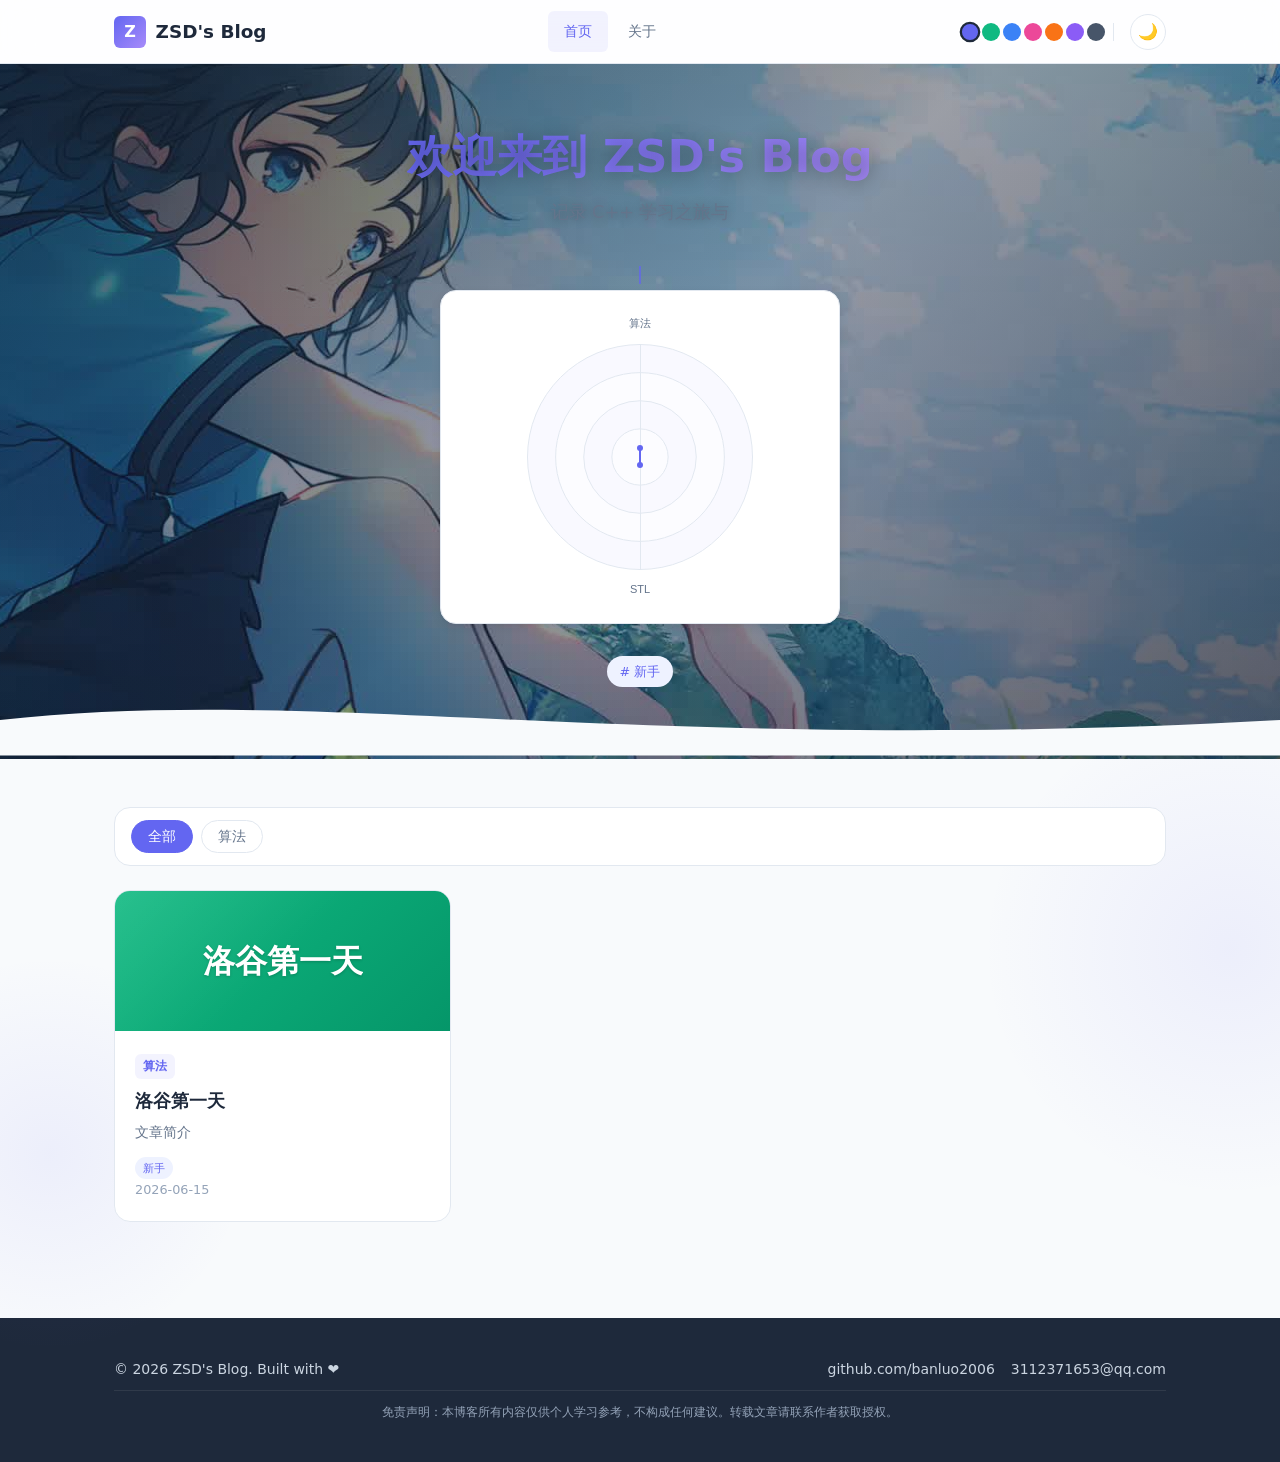
<file: index.html>
<!DOCTYPE html>
<html lang="zh-CN">
<head>
  <meta charset="UTF-8">
  <meta name="viewport" content="width=device-width, initial-scale=1.0">
  <meta name="theme-color" content="#6366f1">
  <meta name="description" content="ZSD's Blog - 记录 C++ 学习之旅与技术思考">
  <title>ZSD's Blog</title>

  <!-- ECharts -->
  <script src="lib/echarts.min.js"></script>

  <!-- CSS -->
  <link rel="stylesheet" href="css/variables.css">
  <link rel="stylesheet" href="css/base.css">
  <link rel="stylesheet" href="css/layout.css">
  <link rel="stylesheet" href="css/components.css">
  <link rel="stylesheet" href="css/home.css">
  <link rel="stylesheet" href="css/responsive.css">

</head>
<body>

  <!-- Header -->
  <header class="header">
    <nav class="header-inner">
      <a href="index.html" class="header-logo">
        <span class="header-logo-icon">Z</span>
        <span>ZSD's Blog</span>
      </a>
      <div class="header-nav">
        <a href="index.html" class="active">首页</a>
        <a href="about.html">关于</a>
      </div>
      <div class="header-actions">
        <button class="theme-toggle" onclick="toggleTheme()" aria-label="切换主题">🌙</button>
      </div>
    </nav>
  </header>

  <!-- Main -->
  <main class="main">

    <!-- Hero Section -->
    <section class="hero" id="hero-section">
      <div class="hero-video-wrapper">
        <video class="hero-video" autoplay muted loop playsinline poster="assets/bg-poster.jpg">
          <source src="assets/bg-video.mp4" type="video/mp4">
        </video>
        <div class="hero-video-overlay"></div>
      </div>
      <div class="container">
        <h1 class="hero-title">欢迎来到 ZSD's Blog</h1>
        <p class="hero-subtitle">记录 C++ 学习之旅与技术思考</p>

        <div class="hero-chart-wrapper">
          <div id="hero-chart"></div>
        </div>

        <div class="tag-cloud" id="tag-cloud"></div>
      </div>
    </section>

    <!-- Posts Section -->
    <section class="posts-section">
      <div class="container">
        <div class="filter-bar" id="category-filter"></div>
        <div class="posts-grid" id="posts-grid"></div>
      </div>
    </section>

  </main>

  <!-- Footer -->
  <footer class="footer">
    <div class="footer-inner" style="flex-direction:column;gap:0.5rem">
      <div style="display:flex;align-items:center;justify-content:space-between;width:100%;flex-wrap:wrap;gap:1rem">
        <div class="footer-copyright">
          &copy; 2026 ZSD's Blog. Built with ❤️
        </div>
        <div class="footer-links">
          <a href="https://github.com/banluo2006" target="_blank" rel="noopener">github.com/banluo2006</a>
          <a href="javascript:void(0)" data-email="true" onclick="copyEmail()" title="点击复制邮箱">3112371653@qq.com</a>
        </div>
      </div>
      <div style="font-size:0.75rem;color:var(--color-text-muted);text-align:center;width:100%;border-top:1px solid rgba(255,255,255,0.08);padding-top:0.75rem;line-height:1.6">
        免责声明：本博客所有内容仅供个人学习参考，不构成任何建议。转载文章请联系作者获取授权。
      </div>
    </div>
  </footer>

  <!-- Back to Top -->
  <button class="back-to-top" id="back-to-top" onclick="window.scrollTo({top:0,behavior:'smooth'})" aria-label="回到顶部">↑</button>

  <!-- Scripts -->
  <script src="data/site-config.js"></script>
  <script src="data/posts.js"></script>
  <script src="js/blog-data.js"></script>
  <script src="js/theme.js"></script>
  <script src="js/home.js"></script>
  <script>
    initTheme();
    initColorScheme();
    initHome();
  </script>
</body>
</html>
</file>
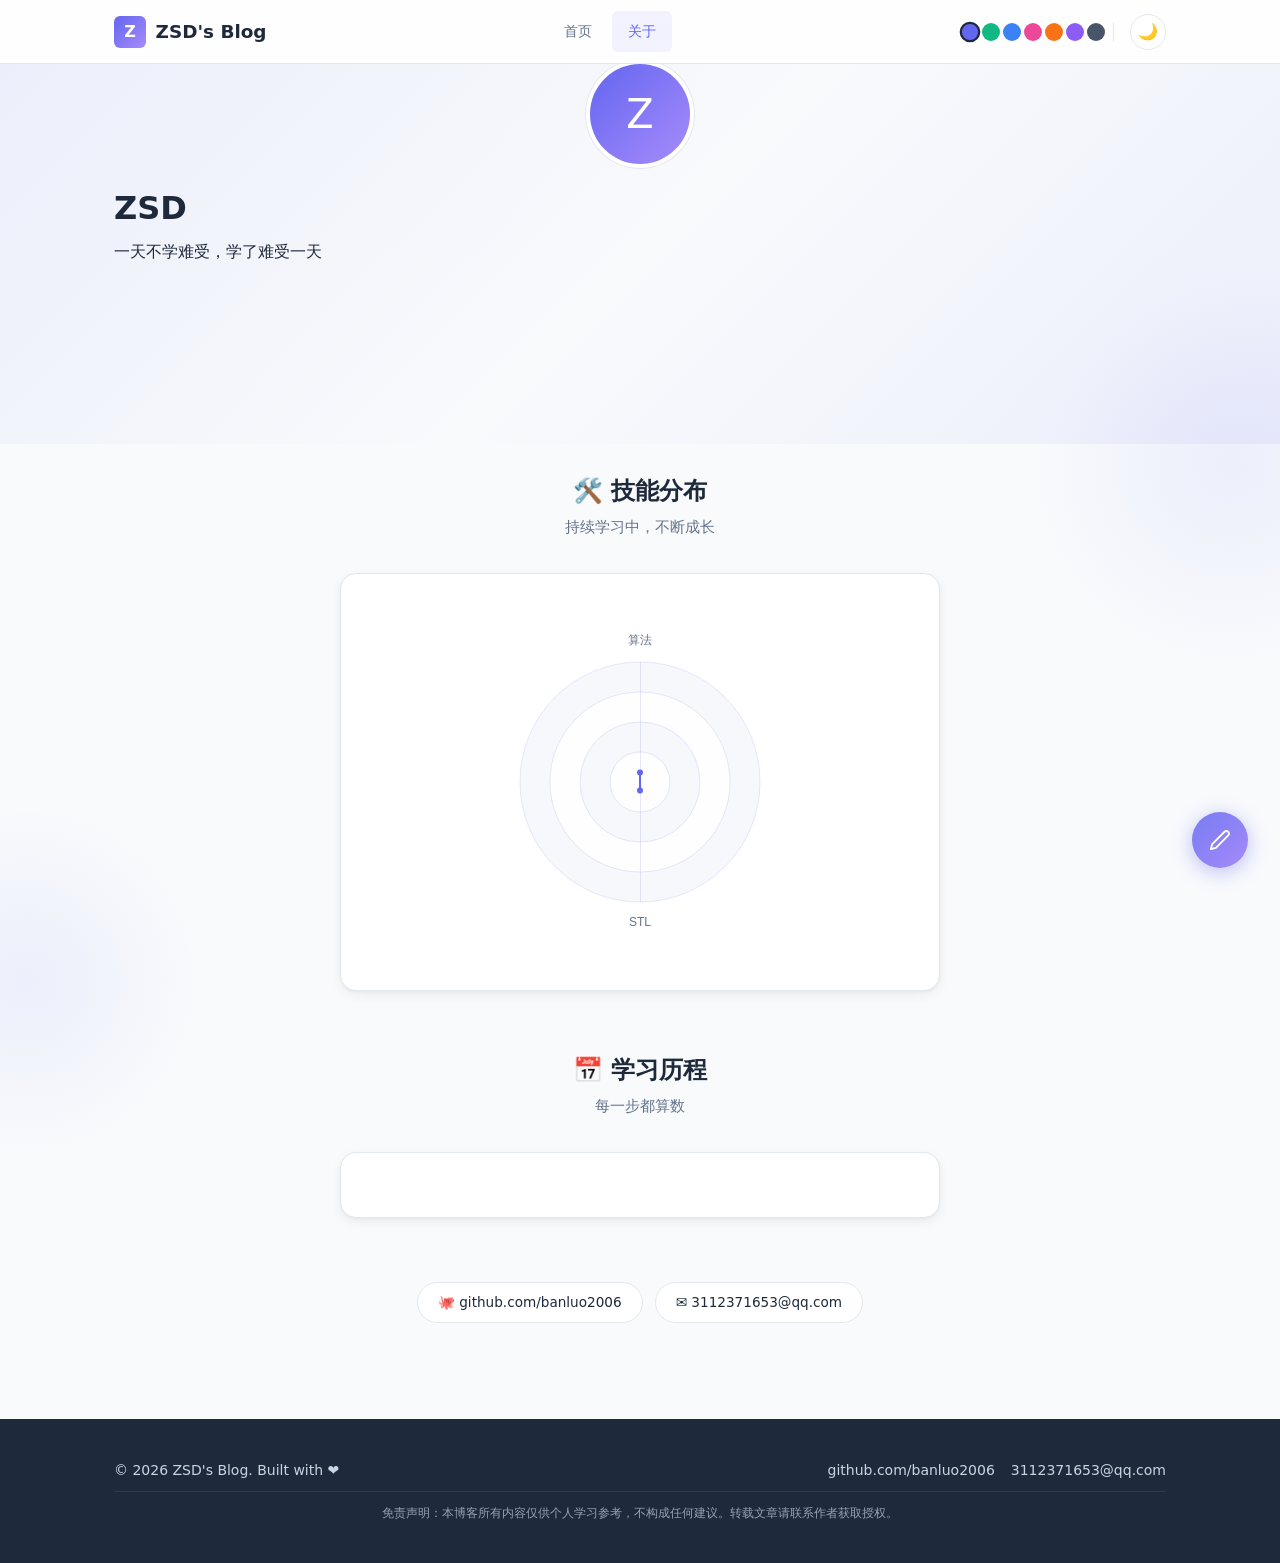
<file: about.html>
<!DOCTYPE html>
<html lang="zh-CN">
<head>
  <meta charset="UTF-8">
  <meta name="viewport" content="width=device-width, initial-scale=1.0">
  <meta name="theme-color" content="#6366f1">
  <meta name="description" content="关于 ZSD - C++ 学习者">
  <title>关于 - ZSD's Blog</title>

  <!-- ECharts -->
  <script src="lib/echarts.min.js"></script>

  <!-- CSS -->
  <link rel="stylesheet" href="css/variables.css">
  <link rel="stylesheet" href="css/base.css">
  <link rel="stylesheet" href="css/layout.css">
  <link rel="stylesheet" href="css/components.css">
  <link rel="stylesheet" href="css/about.css">
  <link rel="stylesheet" href="css/responsive.css">

</head>
<body>

  <!-- Header -->
  <header class="header">
    <nav class="header-inner">
      <a href="index.html" class="header-logo">
        <span class="header-logo-icon">Z</span>
        <span>ZSD's Blog</span>
      </a>
      <div class="header-nav">
        <a href="index.html">首页</a>
        <a href="about.html" class="active">关于</a>
      </div>
      <div class="header-actions">
        <button class="theme-toggle" onclick="toggleTheme()" aria-label="切换主题">🌙</button>
      </div>
    </nav>
  </header>

  <!-- Main -->
  <main class="main">
    <div class="about-page">

      <!-- Hero Section -->
      <section class="hero" id="hero-section" style="min-height:380px;background:linear-gradient(135deg, var(--color-primary-bg) 0%, transparent 50%, var(--color-primary-bg) 100%)">
        <div class="container">
          <div class="about-avatar" id="about-avatar">Z</div>
          <h1 class="hero-title" id="about-name" style="font-size:2rem;margin-bottom:0.5rem"></h1>
          <p class="hero-subtitle" id="about-bio" style="max-width:600px"></p>
        </div>
      </section>

      <div class="container">

        <!-- Skills Chart -->
        <section class="about-section">
          <h2 class="section-title" style="text-align:center">🛠️ 技能分布</h2>
          <p class="section-subtitle" style="text-align:center">持续学习中，不断成长</p>
          <div class="about-section-card">
            <div class="about-chart-wrapper">
              <div id="about-chart"></div>
            </div>
          </div>
        </section>

        <!-- Timeline -->
        <section class="about-section">
          <h2 class="section-title" style="text-align:center">📅 学习历程</h2>
          <p class="section-subtitle" style="text-align:center">每一步都算数</p>
          <div class="about-section-card" style="position:relative">
            <div class="timeline" id="timeline"></div>
          </div>
        </section>

        <!-- Social Links -->
        <section class="about-section">
          <div class="about-social">
            <a href="https://github.com/banluo2006" target="_blank" rel="noopener" title="GitHub">🐙 github.com/banluo2006</a>
            <a href="javascript:void(0)" onclick="copyEmail()" title="点击复制邮箱">✉️ 3112371653@qq.com</a>
          </div>
        </section>

      </div>
    </div>
  </main>

  <!-- Edit Controls -->
  <button id="edit-toggle-btn" class="about-edit-fab" onclick="toggleEditMode()" title="编辑学习历程">
    <svg class="fab-icon" viewBox="0 0 24 24" id="fab-icon">
      <path d="M17 3a2.828 2.828 0 1 1 4 4L7.5 20.5 2 22l1.5-5.5L17 3z"/>
    </svg>
    <span class="fab-label" id="fab-label">编辑历程</span>
  </button>

  <div id="edit-save-bar" class="edit-save-bar">
    <button class="edit-save-btn edit-set-folder-btn" onclick="selectTimelineFolder()">📂 选择 data 文件夹</button>
    <button id="edit-save-btn" class="edit-save-btn edit-save-primary" onclick="saveTimeline()">💾 保存修改</button>
  </div>

  <div id="edit-toast" class="edit-toast"></div>

  <!-- Footer -->
  <footer class="footer">
    <div class="footer-inner" style="flex-direction:column;gap:0.5rem">
      <div style="display:flex;align-items:center;justify-content:space-between;width:100%;flex-wrap:wrap;gap:1rem">
        <div class="footer-copyright">
          &copy; 2026 ZSD's Blog. Built with ❤️
        </div>
        <div class="footer-links">
          <a href="https://github.com/banluo2006" target="_blank" rel="noopener">github.com/banluo2006</a>
          <a href="javascript:void(0)" data-email="true" onclick="copyEmail()" title="点击复制邮箱">3112371653@qq.com</a>
        </div>
      </div>
      <div style="font-size:0.75rem;color:var(--color-text-muted);text-align:center;width:100%;border-top:1px solid rgba(255,255,255,0.08);padding-top:0.75rem;line-height:1.6">
        免责声明：本博客所有内容仅供个人学习参考，不构成任何建议。转载文章请联系作者获取授权。
      </div>
    </div>
  </footer>

  <!-- Scripts -->
  <script src="data/site-config.js"></script>
  <script src="data/posts.js"></script>
  <script src="js/blog-data.js"></script>
  <script src="js/theme.js"></script>
  <script src="js/about.js"></script>
  <script>
    initTheme();
    initColorScheme();
    initAbout();

    function copyEmail() {
      const addr = '3112371653@qq.com';
      navigator.clipboard.writeText(addr).then(() => {
        const btn = document.querySelector('a[onclick*="copyEmail"]');
        const orig = btn.textContent;
        btn.textContent = '✅ 已复制';
        setTimeout(() => btn.textContent = orig, 2000);
      });
    }

    async function selectTimelineFolder() {
      try {
        if (!window.showDirectoryPicker) {
          showTimelineToast('您的浏览器不支持直接保存，将使用下载方式', 'error');
          return;
        }
        dataDirHandle = await window.showDirectoryPicker({ mode: 'readwrite' });
        document.querySelector('.edit-set-folder-btn').textContent = '✅ 已选择';
        document.querySelector('.edit-set-folder-btn').style.borderColor = 'var(--color-success)';
        showTimelineToast('✅ 已选择文件夹，点「保存修改」直接写入！', 'success');
      } catch (e) {
        if (e.name !== 'AbortError') {
          showTimelineToast('选择文件夹失败：' + e.message, 'error');
        }
      }
    }
  </script>
</body>
</html>
</file>
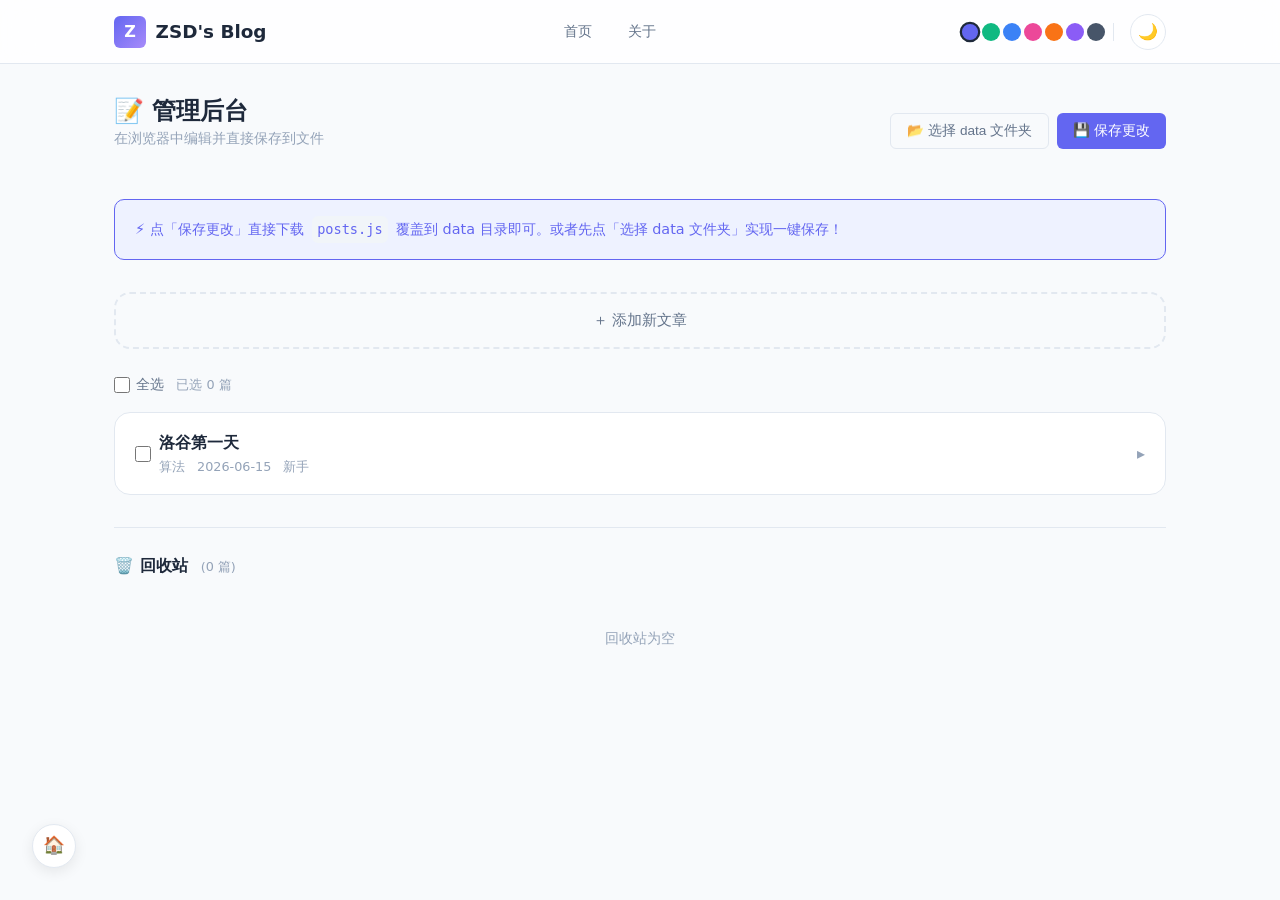
<file: admin.html>
<!DOCTYPE html>
<html lang="zh-CN">
<head>
  <meta charset="UTF-8">
  <meta name="viewport" content="width=device-width, initial-scale=1.0">
  <title>管理后台 - ZSD's Blog</title>
  <link rel="stylesheet" href="css/variables.css">
  <link rel="stylesheet" href="css/base.css">
  <link rel="stylesheet" href="css/layout.css">
  <link rel="stylesheet" href="css/components.css">
  <link rel="stylesheet" href="css/responsive.css">
  <link rel="preconnect" href="https://cdn.jsdelivr.net">
  <style>
    .admin-page { padding: 2rem 0; }
    .admin-header { display: flex; align-items: center; justify-content: space-between; margin-bottom: 2rem; flex-wrap: wrap; gap: 1rem; }
    .admin-title { font-size: 1.5rem; font-weight: 700; }
    .admin-badge { font-size: 0.75rem; background: var(--color-primary); color: #fff; padding: 0.2rem 0.6rem; border-radius: var(--radius-full); }
    .admin-btn { padding: 0.5rem 1rem; border-radius: var(--radius-sm); border: none; cursor: pointer; font-size: 0.85rem; font-weight: 500; transition: all var(--transition-fast); }
    .admin-btn-primary { background: var(--color-primary); color: #fff; }
    .admin-btn-primary:hover { background: var(--color-primary-hover); }
    .admin-btn-success { background: var(--color-success); color: #fff; }
    .admin-btn-danger { background: var(--color-danger); color: #fff; }
    .admin-btn-outline { background: transparent; border: 1px solid var(--color-border); color: var(--color-text-secondary); }
    .admin-btn-outline:hover { border-color: var(--color-primary); color: var(--color-primary); }
    .admin-btn-sm { padding: 0.3rem 0.6rem; font-size: 0.75rem; }
    .admin-card { background: var(--color-card); border: 1px solid var(--color-border); border-radius: var(--radius-lg); overflow: hidden; margin-bottom: 1rem; transition: all var(--transition-fast); }
    .admin-card-header { display: flex; align-items: center; justify-content: space-between; padding: 1rem 1.25rem; cursor: pointer; user-select: none; }
    .admin-card-header:hover { background: var(--color-bg-secondary); }
    .admin-card-title { font-size: 1rem; font-weight: 600; }
    .admin-card-meta { font-size: 0.8rem; color: var(--color-text-muted); display: flex; gap: 0.75rem; align-items: center; }
    .admin-card-body { display: none; padding: 0 1.25rem 1.25rem; }
    .admin-card-body.open { display: block; }
    .admin-form-group { margin-bottom: 1rem; }
    .admin-form-group label { display: block; font-size: 0.85rem; font-weight: 500; margin-bottom: 0.3rem; color: var(--color-text-secondary); }
    .admin-form-group input,
    .admin-form-group textarea,
    .admin-form-group select { width: 100%; padding: 0.5rem 0.75rem; border: 1px solid var(--color-border); border-radius: var(--radius-sm); background: var(--color-bg); color: var(--color-text); font-size: 0.9rem; font-family: inherit; transition: border var(--transition-fast); }
    .admin-form-group input:focus,
    .admin-form-group textarea:focus,
    .admin-form-group select:focus { outline: none; border-color: var(--color-primary); }
    .admin-form-group textarea { min-height: 120px; resize: vertical; font-family: var(--font-mono); font-size: 0.85rem; line-height: 1.6; }
    .admin-form-group .helper { font-size: 0.75rem; color: var(--color-text-muted); margin-top: 0.2rem; }
    .admin-actions { display: flex; gap: 0.5rem; flex-wrap: wrap; }
    .admin-toast { position: fixed; bottom: 2rem; right: 2rem; padding: 0.75rem 1.25rem; border-radius: var(--radius-md); color: #fff; font-size: 0.9rem; z-index: 999; opacity: 0; transform: translateY(10px); transition: all var(--transition-normal); pointer-events: none; }
    .admin-toast.show { opacity: 1; transform: translateY(0); }
    .admin-toast.success { background: var(--color-success); }
    .admin-toast.error { background: var(--color-danger); }
    .admin-new-post-btn { width: 100%; padding: 1rem; border: 2px dashed var(--color-border); border-radius: var(--radius-lg); background: transparent; color: var(--color-text-secondary); cursor: pointer; font-size: 0.95rem; transition: all var(--transition-fast); margin-bottom: 1.5rem; }
    .admin-new-post-btn:hover { border-color: var(--color-primary); color: var(--color-primary); background: var(--color-primary-bg); }
    .admin-tip { background: var(--color-primary-light); border: 1px solid var(--color-primary); border-radius: var(--radius-md); padding: 1rem 1.25rem; margin-bottom: 2rem; font-size: 0.9rem; color: var(--color-primary); display: flex; align-items: center; gap: 0.5rem; }
    .admin-preview-btn { position: fixed; bottom: 2rem; left: 2rem; width: 44px; height: 44px; border-radius: var(--radius-full); background: var(--color-card); border: 1px solid var(--color-border); color: var(--color-text-secondary); display: flex; align-items: center; justify-content: center; cursor: pointer; font-size: 1.1rem; box-shadow: var(--shadow-md); z-index: 50; text-decoration: none; transition: all var(--transition-fast); }
    .admin-preview-btn:hover { color: var(--color-primary); border-color: var(--color-primary); transform: translateY(-2px); }
    @media (max-width: 640px) { .admin-header { flex-direction: column; align-items: flex-start; } }
  </style>
</head>
<body>

  <header class="header">
    <nav class="header-inner">
      <a href="index.html" class="header-logo">
        <span class="header-logo-icon">Z</span>
        <span>ZSD's Blog</span>
      </a>
      <div class="header-nav">
        <a href="index.html">首页</a>
        <a href="about.html">关于</a>
      </div>
      <div class="header-actions">
        <button class="theme-toggle" onclick="toggleTheme()" aria-label="切换主题">🌙</button>
      </div>
    </nav>
  </header>

  <main class="main">
    <div class="admin-page">
      <div class="container">
        <div class="admin-header">
          <div>
            <h1 class="admin-title">📝 管理后台</h1>
            <p style="color:var(--color-text-muted);font-size:0.875rem;">在浏览器中编辑并直接保存到文件</p>
          </div>
          <div class="admin-actions">
            <button class="admin-btn admin-btn-outline" id="set-folder-btn" onclick="setDataFolder()">📂 选择 data 文件夹</button>
            <button class="admin-btn admin-btn-primary" id="save-btn" onclick="saveAll()">💾 保存更改</button>
          </div>
        </div>

        <div class="admin-tip" id="admin-tip">
          ⚡ 点「保存更改」直接下载 <code style="font-size:0.85rem">posts.js</code> 覆盖到 data 目录即可。或者先点「选择 data 文件夹」实现一键保存！
        </div>

        <button class="admin-new-post-btn" onclick="addNewPost()">＋ 添加新文章</button>

        <!-- Batch Actions -->
        <div style="display:flex;align-items:center;gap:0.75rem;margin-bottom:1rem;flex-wrap:wrap">
          <label style="display:flex;align-items:center;gap:0.4rem;font-size:0.85rem;cursor:pointer;color:var(--color-text-secondary)">
            <input type="checkbox" id="select-all" onchange="toggleSelectAll(this.checked)" style="width:16px;height:16px;cursor:pointer">
            全选
          </label>
          <span id="selected-count" style="font-size:0.8rem;color:var(--color-text-muted)">已选 0 篇</span>
          <button class="admin-btn admin-btn-danger admin-btn-sm" id="batch-delete-btn" onclick="batchDelete()" style="display:none">🗑️ 批量删除</button>
        </div>

        <div id="posts-list"></div>

        <!-- Trash Section -->
        <div style="margin-top:2rem;border-top:1px solid var(--color-border);padding-top:1.5rem">
          <div style="display:flex;align-items:center;justify-content:space-between;flex-wrap:wrap;gap:0.5rem;margin-bottom:1rem">
            <div>
              <span style="font-size:1rem;font-weight:600">🗑️ 回收站</span>
              <span id="trash-count" style="font-size:0.8rem;color:var(--color-text-muted);margin-left:0.5rem">(0 篇)</span>
            </div>
            <button class="admin-btn admin-btn-danger admin-btn-sm" id="empty-trash-btn" onclick="emptyTrash()" style="display:none">🗑️ 清空回收站</button>
          </div>
          <div id="trash-list"></div>
        </div>

      </div>
    </div>
  </main>

  <a href="index.html" class="admin-preview-btn" title="查看首页">🏠</a>

  <div class="admin-toast" id="admin-toast"></div>

  <script src="data/site-config.js"></script>
  <script src="data/posts.js"></script>
  <script src="js/blog-data.js"></script>
  <script src="js/theme.js"></script>
  <script>
    let editingData = JSON.parse(JSON.stringify(BLOG_DATA));
    if (!editingData.trash) editingData.trash = [];

    function renderPosts() {
      const container = document.getElementById('posts-list');
      container.innerHTML = editingData.posts.map((post, idx) => `
        <div class="admin-card" data-index="${idx}">
          <div class="admin-card-header" onclick="toggleCard(this)">
            <div style="display:flex;align-items:center;gap:0.5rem">
              <input type="checkbox" class="post-checkbox" data-index="${idx}"
                     onclick="event.stopPropagation();toggleSelect(this)"
                     style="width:16px;height:16px;cursor:pointer;flex-shrink:0">
              <div>
                <div class="admin-card-title">${post.title}</div>
                <div class="admin-card-meta">
                  <span>${post.category}</span>
                  <span>${post.date}</span>
                  <span>${post.tags.join(', ')}</span>
                </div>
              </div>
            </div>
            <span style="color:var(--color-text-muted)">▸</span>
          </div>
          <div class="admin-card-body">
            <div class="admin-form-group">
              <label>文章 ID（唯一标识）</label>
              <input type="text" value="${post.id}" onchange="updatePost(${idx},'id',this.value)" placeholder="例: my-new-post">
              <div class="helper">修改后首页链接会变，建议不修改</div>
            </div>
            <div class="admin-form-group">
              <label>标题</label>
              <input type="text" value="${escapeAttr(post.title)}" onchange="updatePost(${idx},'title',this.value)">
            </div>
            <div style="display:grid;grid-template-columns:1fr 1fr;gap:1rem">
              <div class="admin-form-group">
                <label>分类</label>
                <div style="display:flex;flex-wrap:wrap;gap:0.5rem;align-items:flex-start">
                  <select onchange="handleCategoryChange(${idx}, this)">
                    ${['C++','算法','系统','经验'].map(c =>
                      `<option value="${c}" ${c === post.category ? 'selected' : ''}>${c}</option>`
                    ).join('')}
                    <option value="__custom__" ${!['C++','算法','系统','经验'].includes(post.category) ? 'selected' : ''}>✏️ 自定义...</option>
                  </select>
                  <input type="text" class="custom-cat-input"
                         value="${!['C++','算法','系统','经验'].includes(post.category) ? escapeAttr(post.category) : ''}"
                         placeholder="输入自定义分类"
                         onchange="updatePost(${idx},'category',this.value)"
                         style="flex:1;min-width:120px;${!['C++','算法','系统','经验'].includes(post.category) ? '' : 'display:none'}">
                </div>
              </div>
              <div class="admin-form-group">
                <label>日期</label>
                <input type="date" value="${post.date}" onchange="updatePost(${idx},'date',this.value)">
              </div>
            </div>
            <div class="admin-form-group">
              <label>标签（用英文逗号分隔）</label>
              <input type="text" value="${post.tags.join(', ')}" onchange="updatePost(${idx},'tags',this.value.split(',').map(t=>t.trim()))">
            </div>
            <div class="admin-form-group">
              <label>简介</label>
              <textarea rows="2" onchange="updatePost(${idx},'summary',this.value)">${escapeAttr(post.summary)}</textarea>
            </div>
            <div class="admin-form-group">
              <label>正文（Markdown 格式）</label>
              <textarea rows="12" onchange="updatePost(${idx},'content',this.value)" style="font-family:var(--font-mono);font-size:0.85rem">${escapeAttr(post.content)}</textarea>
              <div class="helper">支持 Markdown 语法：标题 #、代码块 \`\`\`cpp、列表 -、加粗 **文字**</div>
            </div>
            <div class="admin-actions">
              <button class="admin-btn admin-btn-outline admin-btn-sm" onclick="previewPost(${idx})">👁️ 预览</button>
              <button class="admin-btn admin-btn-danger admin-btn-sm" onclick="deletePost(${idx})">🗑️ 删除</button>
            </div>
          </div>
        </div>
      `).join('');
    }

    function toggleCard(header) {
      const body = header.nextElementSibling;
      const arrow = header.querySelector('span:last-child');
      body.classList.toggle('open');
      arrow.textContent = body.classList.contains('open') ? '▾' : '▸';
    }

    function updatePost(idx, field, value) {
      editingData.posts[idx][field] = value;
    }

    function handleCategoryChange(idx, select) {
      const container = select.parentElement;
      const input = container.querySelector('.custom-cat-input');
      if (select.value === '__custom__') {
        input.style.display = 'inline-block';
        input.focus();
        if (input.value.trim()) {
          updatePost(idx, 'category', input.value.trim());
        }
      } else {
        input.style.display = 'none';
        updatePost(idx, 'category', select.value);
      }
    }

    function addNewPost() {
      const now = new Date().toISOString().slice(0, 10);
      editingData.posts.unshift({
        id: 'new-post-' + Date.now(),
        title: '新文章',
        date: now,
        category: 'C++',
        tags: ['新手'],
        summary: '文章简介',
        content: '# 新文章\n\n在这里写正文...'
      });
      renderPosts();
      showToast('已添加新文章，请填写内容', 'success');
    }

    function deletePost(idx) {
      const post = editingData.posts[idx];
      if (!confirm(`确定将「${post.title}」移到回收站吗？`)) return;
      editingData.trash.push({ ...post, deletedAt: new Date().toISOString() });
      editingData.posts.splice(idx, 1);
      renderPosts();
      renderTrash();
      showToast('已移到回收站', 'success');
    }

    function previewPost(idx) {
      const post = editingData.posts[idx];
      if (!post || !post.content) {
        showToast('文章内容为空，无法预览', 'error');
        return;
      }
      const w = window.open('', '_blank');
      if (!w) {
        showToast('浏览器阻止了弹出窗口，请允许弹出', 'error');
        return;
      }
      w.document.write(`<!DOCTYPE html><html><head><meta charset="UTF-8"><title>预览 - ${escapeAttr(post.title)}</title>
        <script src="lib/marked.min.js"><\/script>
        <link rel="stylesheet" href="lib/github.min.css">
        <script src="lib/highlight.min.js"><\/script>
        <style>body{font-family:system-ui,sans-serif;max-width:720px;margin:2rem auto;padding:0 1rem;line-height:1.8;color:var(--text,#1e293b);background:var(--bg,#fff)}pre{background:#f1f5f9;padding:1rem;border-radius:8px;overflow-x:auto}code{font-family:monospace}img{max-width:100%}h2{border-bottom:1px solid #e2e8f0;padding-bottom:.5rem}<\/style></head>
        <body><article id="content">加载中...</article>
        <script>
          try {
            document.getElementById('content').innerHTML = marked.parse(${JSON.stringify(post.content)});
            document.querySelectorAll('pre code').forEach(b => hljs.highlightElement(b));
          } catch(e) {
            document.getElementById('content').innerHTML = '<p style="color:red">预览渲染失败: ' + e.message + '</p><pre>' + ${JSON.stringify(post.content)} + '</pre>';
          }
        <\/script>
        </body></html>`);
      w.document.close();
    }

    let dataDirHandle = null;

    async function setDataFolder() {
      try {
        if (!window.showDirectoryPicker) {
          showToast('您的浏览器不支持直接保存，将使用下载方式', 'error');
          fallbackSave();
          return;
        }
        dataDirHandle = await window.showDirectoryPicker({ mode: 'readwrite' });
        document.getElementById('set-folder-btn').textContent = '✅ 已选择';
        document.getElementById('set-folder-btn').style.borderColor = 'var(--color-success)';
        document.getElementById('admin-tip').innerHTML =
          '✅ 已绑定 <code style="font-size:0.85rem">' + dataDirHandle.name + '</code> 目录，现在点「保存更改」直接写入文件！';
        showToast('✅ 已选择文件夹，可以保存了！', 'success');
      } catch (e) {
        if (e.name !== 'AbortError') {
          showToast('选择文件夹失败：' + e.message, 'error');
          fallbackSave();
        }
      }
    }

    function setSavingState(state, msg) {
      const btn = document.getElementById('save-btn');
      if (!btn) return;
      btn.disabled = true;
      btn.style.cursor = 'default';
      if (state === 'saving') {
        btn.textContent = '⏳ 保存中...';
        btn.style.background = '';
        btn.style.color = '#fff';
      } else if (state === 'success') {
        btn.textContent = '✅ 已保存';
        btn.style.background = 'var(--color-success)';
        btn.style.color = '#fff';
        setTimeout(() => {
          btn.textContent = '💾 保存更改';
          btn.style.background = '';
          btn.disabled = false;
          btn.style.cursor = 'pointer';
        }, 2000);
      } else if (state === 'error') {
        btn.textContent = '❌ 保存失败';
        btn.style.background = 'var(--color-danger)';
        btn.style.color = '#fff';
        setTimeout(() => {
          btn.textContent = '💾 保存更改';
          btn.style.background = '';
          btn.disabled = false;
          btn.style.cursor = 'pointer';
        }, 2000);
      }
    }

    async function saveAll() {
      setSavingState('saving');
      if (dataDirHandle) {
        await saveToFile(dataDirHandle);
      } else {
        fallbackSave();
        setSavingState('success');
      }
    }

    async function saveToFile(dirHandle) {
      try {
        const content = generatePostsJS();
        const fileHandle = await dirHandle.getFileHandle('posts.js', { create: true });
        const writable = await fileHandle.createWritable();
        await writable.write(content);
        await writable.close();
        setSavingState('success');
        showToast('✅ 已直接保存到 ' + dirHandle.name + '\\posts.js！刷新首页即可看到变化', 'success');
      } catch (e) {
        setSavingState('error');
        showToast('保存失败：' + e.message + '，使用下载方式', 'error');
        fallbackSave();
      }
    }

    function fallbackSave() {
      const content = generatePostsJS();
      downloadTextFile(content, 'posts.js');
      showToast('📥 文件已下载，请覆盖到 D:\\deepseek\\blog\\data\\posts.js', 'success');
    }

    function generatePostsJS() {
      // Only save posts and skills/timeline/trash, not trash
      const saveData = {
        posts: editingData.posts,
        skills: BLOG_DATA.skills,
        timeline: BLOG_DATA.timeline
      };
      if (BLOG_DATA._siteConfig) {
        saveData._siteConfig = BLOG_DATA._siteConfig;
      }
      const json = JSON.stringify(saveData, null, 2);
      return 'const BLOG_DATA = ' + json + ';\n';
    }

    function downloadTextFile(content, filename) {
      const blob = new Blob([content], { type: 'application/javascript' });
      const url = URL.createObjectURL(blob);
      const a = document.createElement('a');
      a.href = url;
      a.download = filename;
      document.body.appendChild(a);
      a.click();
      document.body.removeChild(a);
      URL.revokeObjectURL(url);
    }

    function showToast(msg, type) {
      const toast = document.getElementById('admin-toast');
      toast.textContent = msg;
      toast.className = 'admin-toast ' + type + ' show';
      setTimeout(() => toast.classList.remove('show'), 3000);
    }

    function escapeAttr(str) {
      return str.replace(/&/g,'&amp;').replace(/</g,'&lt;').replace(/>/g,'&gt;')
        .replace(/"/g,'&quot;').replace(/'/g,'&#39;');
    }

    // ===== Trash =====
    function renderTrash() {
      const container = document.getElementById('trash-list');
      const countEl = document.getElementById('trash-count');
      const emptyBtn = document.getElementById('empty-trash-btn');
      if (!container) return;

      countEl.textContent = `(${editingData.trash.length} 篇)`;
      emptyBtn.style.display = editingData.trash.length > 0 ? 'inline-flex' : 'none';

      if (!editingData.trash.length) {
        container.innerHTML = '<div style="text-align:center;padding:2rem;color:var(--color-text-muted);font-size:0.85rem">回收站为空</div>';
        return;
      }

      container.innerHTML = editingData.trash.map((post, idx) => `
        <div class="admin-card" style="opacity:0.7">
          <div class="admin-card-header" style="cursor:default">
            <div>
              <div class="admin-card-title">${post.title}</div>
              <div class="admin-card-meta">
                <span>${post.category}</span>
                <span>${post.date}</span>
                <span>${post.deletedAt ? '删除于 ' + post.deletedAt.slice(0,10) : ''}</span>
              </div>
            </div>
            <div style="display:flex;gap:0.3rem">
              <button class="admin-btn admin-btn-outline admin-btn-sm" onclick="restorePost(${idx})">↩️ 还原</button>
              <button class="admin-btn admin-btn-danger admin-btn-sm" onclick="permanentDelete(${idx})">🗑️ 永久删除</button>
            </div>
          </div>
        </div>
      `).join('');
    }

    function restorePost(idx) {
      const post = editingData.trash.splice(idx, 1)[0];
      delete post.deletedAt;
      editingData.posts.unshift(post);
      renderPosts();
      renderTrash();
      showToast('已还原', 'success');
    }

    function permanentDelete(idx) {
      if (!confirm(`确定永久删除「${editingData.trash[idx].title}」吗？不可恢复！`)) return;
      editingData.trash.splice(idx, 1);
      renderTrash();
      showToast('已永久删除', 'success');
    }

    function emptyTrash() {
      if (!confirm(`确定清空回收站中的 ${editingData.trash.length} 篇文章吗？不可恢复！`)) return;
      editingData.trash = [];
      renderTrash();
      showToast('回收站已清空', 'success');
    }

    // ===== Batch Operations =====
    let selectedSet = new Set();

    function toggleSelectAll(checked) {
      document.querySelectorAll('.post-checkbox').forEach(cb => {
        cb.checked = checked;
        if (checked) selectedSet.add(cb.dataset.index);
        else selectedSet.delete(cb.dataset.index);
      });
      updateBatchUI();
    }

    function toggleSelect(cb) {
      const idx = cb.dataset.index;
      if (cb.checked) selectedSet.add(idx);
      else selectedSet.delete(idx);
      // Update select-all state
      const all = document.querySelectorAll('.post-checkbox');
      const checked = document.querySelectorAll('.post-checkbox:checked');
      document.getElementById('select-all').checked = all.length === checked.length;
      updateBatchUI();
    }

    function updateBatchUI() {
      const count = selectedSet.size;
      document.getElementById('selected-count').textContent = `已选 ${count} 篇`;
      document.getElementById('batch-delete-btn').style.display = count > 0 ? 'inline-flex' : 'none';
    }

    function batchDelete() {
      const count = selectedSet.size;
      if (count === 0) return;
      if (!confirm(`确定将选中的 ${count} 篇文章移到回收站吗？`)) return;

      const indices = [...selectedSet].map(Number).sort((a,b) => b - a);
      indices.forEach(idx => {
        const post = editingData.posts[idx];
        editingData.trash.push({ ...post, deletedAt: new Date().toISOString() });
      });
      indices.forEach(idx => editingData.posts.splice(idx, 1));
      selectedSet.clear();

      renderPosts();
      renderTrash();
      updateBatchUI();
      document.getElementById('select-all').checked = false;
      showToast(`已移动 ${count} 篇到回收站`, 'success');
    }

    initTheme();
    initColorScheme();
    renderPosts();
    renderTrash();
  </script>
</body>
</html>
</file>
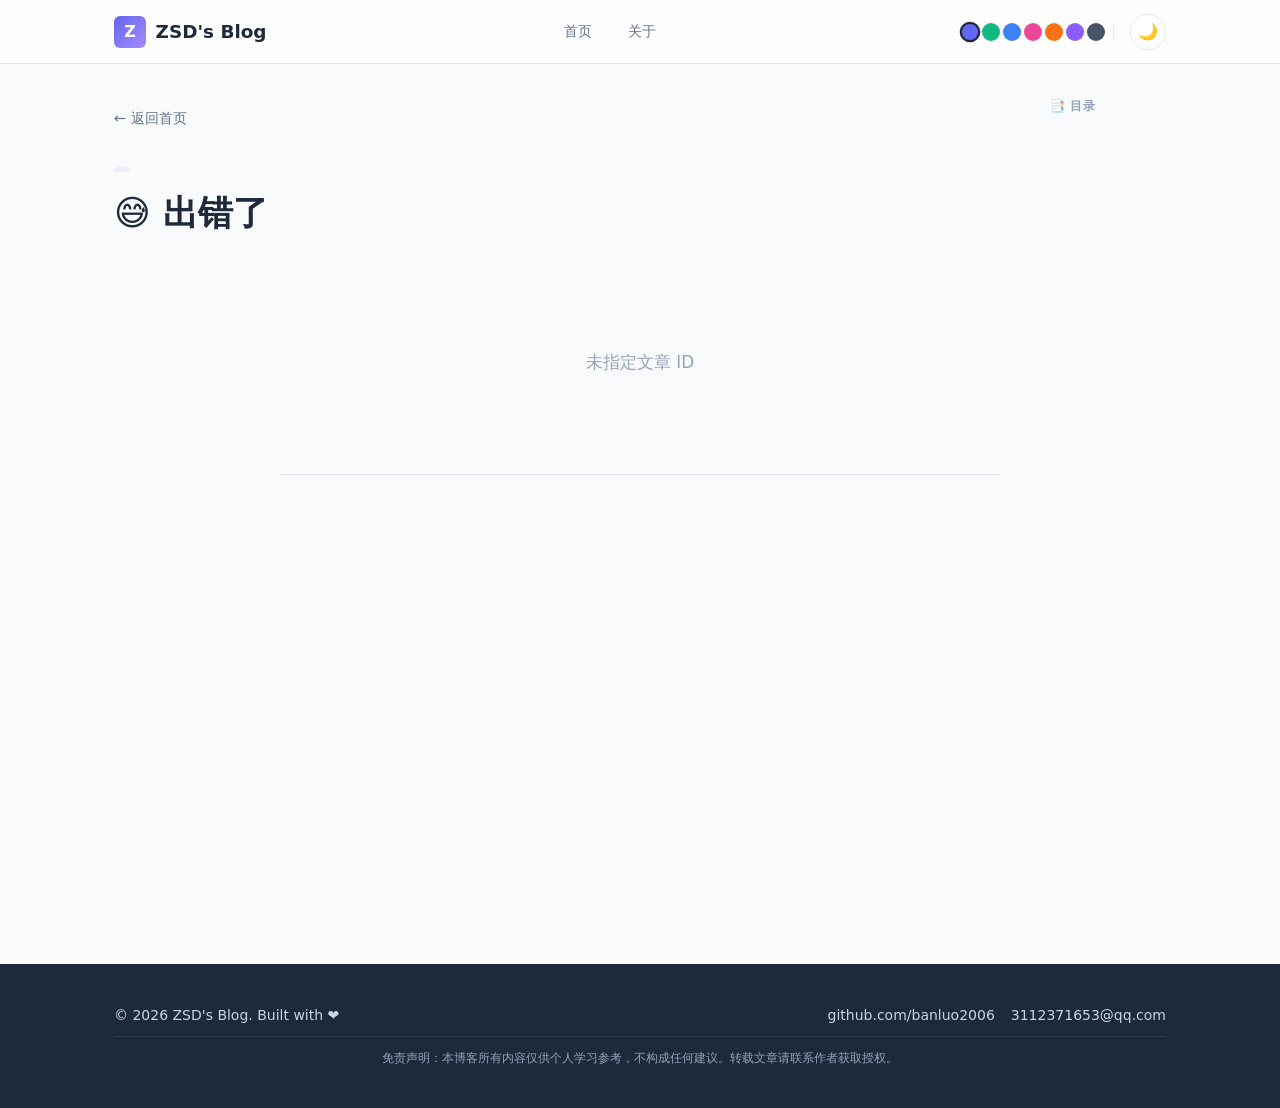
<file: post.html>
<!DOCTYPE html>
<html lang="zh-CN">
<head>
  <meta charset="UTF-8">
  <meta name="viewport" content="width=device-width, initial-scale=1.0">
  <meta name="theme-color" content="#6366f1">
  <title>文章 - ZSD's Blog</title>

  <!-- Markdown & Highlight -->
  <script src="lib/marked.min.js"></script>
  <link rel="stylesheet" href="lib/github.min.css" id="hljs-theme">
  <script src="lib/highlight.min.js"></script>

  <!-- CSS -->
  <link rel="stylesheet" href="css/variables.css">
  <link rel="stylesheet" href="css/base.css">
  <link rel="stylesheet" href="css/layout.css">
  <link rel="stylesheet" href="css/components.css">
  <link rel="stylesheet" href="css/post.css">
  <link rel="stylesheet" href="css/responsive.css">

</head>
<body>

  <!-- Reading Progress -->
  <div class="progress-bar" id="reading-progress"></div>

  <!-- Header -->
  <header class="header">
    <nav class="header-inner">
      <a href="index.html" class="header-logo">
        <span class="header-logo-icon">Z</span>
        <span>ZSD's Blog</span>
      </a>
      <div class="header-nav">
        <a href="index.html">首页</a>
        <a href="about.html">关于</a>
      </div>
      <div class="header-actions">
        <button class="theme-toggle" onclick="toggleTheme()" aria-label="切换主题">🌙</button>
      </div>
    </nav>
  </header>

  <!-- Main -->
  <main class="main">
    <article class="post-page">
      <div class="container">

        <!-- Back -->
        <a href="index.html" class="post-back">← 返回首页</a>

        <!-- Post Header -->
        <header class="post-header">
          <span class="blog-card-category" id="post-category"></span>
          <h1 class="post-title" id="post-title"></h1>
          <div class="post-meta">
            <span class="post-meta-item" id="post-date"></span>
          </div>
          <div class="post-tags" id="post-tags"></div>
        </header>

        <!-- Post Content -->
        <div class="post-content">
          <!-- Mobile TOC Toggle -->
          <button class="mobile-toc-toggle">
            <span>📑 目录</span>
            <span class="toc-arrow">▸</span>
          </button>
          <div class="mobile-toc-content"></div>

          <!-- TOC Sidebar -->
          <aside class="post-toc-wrapper">
            <div class="post-toc-title">📑 目录</div>
            <ul class="post-toc-list"></ul>
          </aside>

          <!-- Post Body -->
          <div class="post-body" id="post-body"></div>

          <!-- Post Navigation -->
          <nav class="post-nav">
            <div id="post-nav-prev"></div>
            <div id="post-nav-next"></div>
          </nav>
        </div>

      </div>
    </article>
  </main>

  <!-- Footer -->
  <footer class="footer">
    <div class="footer-inner" style="flex-direction:column;gap:0.5rem">
      <div style="display:flex;align-items:center;justify-content:space-between;width:100%;flex-wrap:wrap;gap:1rem">
        <div class="footer-copyright">
          &copy; 2026 ZSD's Blog. Built with ❤️
        </div>
        <div class="footer-links">
          <a href="https://github.com/banluo2006" target="_blank" rel="noopener">github.com/banluo2006</a>
          <a href="javascript:void(0)" data-email="true" onclick="copyEmail()" title="点击复制邮箱">3112371653@qq.com</a>
        </div>
      </div>
      <div style="font-size:0.75rem;color:var(--color-text-muted);text-align:center;width:100%;border-top:1px solid rgba(255,255,255,0.08);padding-top:0.75rem;line-height:1.6">
        免责声明：本博客所有内容仅供个人学习参考，不构成任何建议。转载文章请联系作者获取授权。
      </div>
    </div>
  </footer>

  <!-- Back to Top -->
  <button class="back-to-top" id="back-to-top" aria-label="回到顶部">↑</button>

  <!-- Scripts -->
  <script src="data/site-config.js"></script>
  <script src="data/posts.js"></script>
  <script src="js/blog-data.js"></script>
  <script src="js/theme.js"></script>
  <script src="js/post.js"></script>
  <script>
    initTheme();
    initColorScheme();
    initPost();
  </script>
</body>
</html>
</file>
<file: css/variables.css>
/* ===== CSS Custom Properties ===== */

:root {
  /* Light Theme */
  --color-bg: #f8fafc;
  --color-bg-secondary: #f1f5f9;
  --color-card: #ffffff;
  --color-text: #1e293b;
  --color-text-secondary: #64748b;
  --color-text-muted: #94a3b8;
  --color-primary: #6366f1;
  --color-primary-hover: #4f46e5;
  --color-primary-light: #eef2ff;
  --color-primary-bg: rgba(99, 102, 241, 0.08);
  --color-accent: #f59e0b;
  --color-border: #e2e8f0;
  --color-border-light: #f1f5f9;
  --color-code-bg: #f1f5f9;
  --color-tag-bg: #eef2ff;
  --color-tag-text: #6366f1;
  --color-success: #10b981;
  --color-danger: #ef4444;
  --color-header-bg: rgba(255, 255, 255, 0.8);
  --color-footer-bg: #1e293b;
  --color-footer-text: #cbd5e1;

  --shadow-sm: 0 1px 3px rgba(0, 0, 0, 0.06);
  --shadow-md: 0 4px 14px rgba(0, 0, 0, 0.08);
  --shadow-lg: 0 10px 40px rgba(0, 0, 0, 0.1);
  --shadow-card: 0 1px 3px rgba(0, 0, 0, 0.04), 0 4px 12px rgba(0, 0, 0, 0.06);

  --radius-sm: 6px;
  --radius-md: 10px;
  --radius-lg: 16px;
  --radius-xl: 24px;
  --radius-full: 9999px;

  --header-height: 64px;
  --max-width: 1100px;
  --max-width-content: 720px;

  --transition-fast: 0.2s ease;
  --transition-normal: 0.3s ease;
  --transition-slow: 0.5s ease;

  --font-sans: 'Inter', -apple-system, BlinkMacSystemFont, 'Segoe UI', system-ui, sans-serif;
  --font-mono: 'JetBrains Mono', 'Cascadia Code', 'Fira Code', 'Consolas', monospace;
}

/* Dark Theme */
[data-theme="dark"] {
  --color-bg: #0b1121;
  --color-bg-secondary: #131c31;
  --color-card: #1a2332;
  --color-text: #e2e8f0;
  --color-text-secondary: #94a3b8;
  --color-text-muted: #64748b;
  --color-primary: #818cf8;
  --color-primary-hover: #6366f1;
  --color-primary-light: #1e1b4b;
  --color-primary-bg: rgba(129, 140, 248, 0.1);
  --color-accent: #fbbf24;
  --color-border: #1e293b;
  --color-border-light: #1a2332;
  --color-code-bg: #131c31;
  --color-tag-bg: rgba(129, 140, 248, 0.15);
  --color-tag-text: #818cf8;
  --color-success: #34d399;
  --color-danger: #f87171;
  --color-header-bg: rgba(11, 17, 33, 0.8);
  --color-footer-bg: #070c18;
  --color-footer-text: #64748b;

  --shadow-sm: 0 1px 3px rgba(0, 0, 0, 0.3);
  --shadow-md: 0 4px 14px rgba(0, 0, 0, 0.4);
  --shadow-lg: 0 10px 40px rgba(0, 0, 0, 0.5);
  --shadow-card: 0 1px 3px rgba(0, 0, 0, 0.2), 0 4px 12px rgba(0, 0, 0, 0.3);
}

/* ===== Color Schemes ===== */
/* 默认靛蓝（已定义在上方，无需重复） */

/* 🌿 青草绿 */
[data-color="green"] {
  --color-primary: #10b981;
  --color-primary-hover: #059669;
  --color-primary-light: #ecfdf5;
  --color-accent: #f59e0b;
  --color-tag-bg: #ecfdf5;
  --color-tag-text: #10b981;
  --color-primary-bg: rgba(16, 185, 129, 0.08);
}
[data-color="green"][data-theme="dark"] {
  --color-primary: #34d399;
  --color-primary-hover: #10b981;
  --color-primary-light: #022c22;
  --color-accent: #fbbf24;
  --color-tag-bg: rgba(16, 185, 129, 0.15);
  --color-tag-text: #34d399;
  --color-primary-bg: rgba(52, 211, 153, 0.1);
}

/* 🌊 海洋蓝 */
[data-color="ocean"] {
  --color-primary: #3b82f6;
  --color-primary-hover: #2563eb;
  --color-primary-light: #eff6ff;
  --color-accent: #06b6d4;
  --color-tag-bg: #eff6ff;
  --color-tag-text: #3b82f6;
  --color-primary-bg: rgba(59, 130, 246, 0.08);
}
[data-color="ocean"][data-theme="dark"] {
  --color-primary: #60a5fa;
  --color-primary-hover: #3b82f6;
  --color-primary-light: #172554;
  --color-accent: #22d3ee;
  --color-tag-bg: rgba(59, 130, 246, 0.15);
  --color-tag-text: #60a5fa;
  --color-primary-bg: rgba(96, 165, 250, 0.1);
}

/* 🌸 樱花粉 */
[data-color="pink"] {
  --color-primary: #ec4899;
  --color-primary-hover: #db2777;
  --color-primary-light: #fdf2f8;
  --color-accent: #f97316;
  --color-tag-bg: #fdf2f8;
  --color-tag-text: #ec4899;
  --color-primary-bg: rgba(236, 72, 153, 0.08);
}
[data-color="pink"][data-theme="dark"] {
  --color-primary: #f472b6;
  --color-primary-hover: #ec4899;
  --color-primary-light: #2d0a1e;
  --color-accent: #fb923c;
  --color-tag-bg: rgba(236, 72, 153, 0.15);
  --color-tag-text: #f472b6;
  --color-primary-bg: rgba(244, 114, 182, 0.1);
}

/* 🍊 日落橙 */
[data-color="orange"] {
  --color-primary: #f97316;
  --color-primary-hover: #ea580c;
  --color-primary-light: #fff7ed;
  --color-accent: #ef4444;
  --color-tag-bg: #fff7ed;
  --color-tag-text: #f97316;
  --color-primary-bg: rgba(249, 115, 22, 0.08);
}
[data-color="orange"][data-theme="dark"] {
  --color-primary: #fb923c;
  --color-primary-hover: #f97316;
  --color-primary-light: #2d1504;
  --color-accent: #f87171;
  --color-tag-bg: rgba(249, 115, 22, 0.15);
  --color-tag-text: #fb923c;
  --color-primary-bg: rgba(251, 146, 60, 0.1);
}

/* 🪐 紫罗兰 */
[data-color="purple"] {
  --color-primary: #8b5cf6;
  --color-primary-hover: #7c3aed;
  --color-primary-light: #f5f3ff;
  --color-accent: #ec4899;
  --color-tag-bg: #f5f3ff;
  --color-tag-text: #8b5cf6;
  --color-primary-bg: rgba(139, 92, 246, 0.08);
}
[data-color="purple"][data-theme="dark"] {
  --color-primary: #a78bfa;
  --color-primary-hover: #8b5cf6;
  --color-primary-light: #1e1035;
  --color-accent: #f472b6;
  --color-tag-bg: rgba(139, 92, 246, 0.15);
  --color-tag-text: #a78bfa;
  --color-primary-bg: rgba(167, 139, 250, 0.1);
}

/* 🏔️ 极简灰 */
[data-color="gray"] {
  --color-primary: #475569;
  --color-primary-hover: #334155;
  --color-primary-light: #f8fafc;
  --color-accent: #64748b;
  --color-tag-bg: #f1f5f9;
  --color-tag-text: #475569;
  --color-primary-bg: rgba(71, 85, 105, 0.08);
}
[data-color="gray"][data-theme="dark"] {
  --color-primary: #94a3b8;
  --color-primary-hover: #64748b;
  --color-primary-light: #0f172a;
  --color-accent: #cbd5e1;
  --color-tag-bg: rgba(71, 85, 105, 0.2);
  --color-tag-text: #94a3b8;
  --color-primary-bg: rgba(148, 163, 184, 0.1);
}
</file>
<file: css/base.css>
/* ===== Base Styles ===== */

*, *::before, *::after {
  margin: 0;
  padding: 0;
  box-sizing: border-box;
}

html {
  scroll-behavior: smooth;
  -webkit-font-smoothing: antialiased;
  -moz-osx-font-smoothing: grayscale;
}

body {
  font-family: var(--font-sans);
  font-size: 16px;
  line-height: 1.7;
  color: var(--color-text);
  background-color: var(--color-bg);
  transition: background-color var(--transition-normal), color var(--transition-normal);
  overflow-x: hidden;
}

a {
  color: var(--color-primary);
  text-decoration: none;
  transition: color var(--transition-fast);
}

a:hover {
  color: var(--color-primary-hover);
}

/* Decent link underline animation */
a:not(.header-logo):not(.blog-card):not(.post-nav-item):not(.tag):not(.filter-btn) {
  background-image: linear-gradient(currentColor, currentColor);
  background-size: 0% 1px;
  background-repeat: no-repeat;
  background-position: left bottom;
  transition: background-size var(--transition-normal), color var(--transition-fast);
}

a:not(.header-logo):not(.blog-card):not(.post-nav-item):not(.tag):not(.filter-btn):hover {
  background-size: 100% 1px;
}

img {
  max-width: 100%;
  height: auto;
  display: block;
}

h1, h2, h3, h4, h5, h6 {
  line-height: 1.3;
  font-weight: 700;
  color: var(--color-text);
}

h1 { font-size: 2.5rem; }
h2 { font-size: 1.75rem; }
h3 { font-size: 1.25rem; }
h4 { font-size: 1.1rem; }

p {
  margin-bottom: 1rem;
}

ul, ol {
  padding-left: 1.5rem;
  margin-bottom: 1rem;
}

li {
  margin-bottom: 0.25rem;
}

code {
  font-family: var(--font-mono);
  font-size: 0.875em;
  background: var(--color-code-bg);
  padding: 0.15em 0.4em;
  border-radius: var(--radius-sm);
  color: var(--color-primary);
}

pre {
  background: var(--color-code-bg);
  border-radius: var(--radius-md);
  padding: 1.25rem;
  overflow-x: auto;
  margin: 1.5rem 0;
  border: 1px solid var(--color-border);
}

pre code {
  background: none;
  padding: 0;
  color: var(--color-text);
  font-size: 0.85rem;
  line-height: 1.6;
}

blockquote {
  border-left: 3px solid var(--color-primary);
  padding: 0.75rem 1.25rem;
  margin: 1.5rem 0;
  background: var(--color-primary-bg);
  border-radius: 0 var(--radius-sm) var(--radius-sm) 0;
  color: var(--color-text-secondary);
}

blockquote p:last-child {
  margin-bottom: 0;
}

table {
  width: 100%;
  border-collapse: collapse;
  margin: 1.5rem 0;
  font-size: 0.95rem;
}

th, td {
  padding: 0.75rem 1rem;
  text-align: left;
  border-bottom: 1px solid var(--color-border);
}

th {
  font-weight: 600;
  background: var(--color-bg-secondary);
  color: var(--color-text);
}

tr:hover {
  background: var(--color-bg-secondary);
}

hr {
  border: none;
  height: 1px;
  background: var(--color-border);
  margin: 2.5rem 0;
}

::selection {
  background: var(--color-primary);
  color: #fff;
}

::-webkit-scrollbar {
  width: 6px;
  height: 6px;
}

::-webkit-scrollbar-track {
  background: transparent;
}

::-webkit-scrollbar-thumb {
  background: var(--color-text-muted);
  border-radius: 3px;
}

::-webkit-scrollbar-thumb:hover {
  background: var(--color-text-secondary);
}
</file>
<file: css/layout.css>
/* ===== Layout ===== */

.container {
  max-width: var(--max-width);
  margin: 0 auto;
  padding: 0 1.5rem;
}

/* ---- Header ---- */
.header {
  position: fixed;
  top: 0;
  left: 0;
  right: 0;
  height: var(--header-height);
  background: var(--color-header-bg);
  backdrop-filter: blur(16px);
  -webkit-backdrop-filter: blur(16px);
  border-bottom: 1px solid var(--color-border);
  z-index: 100;
  transition: background var(--transition-normal), border-color var(--transition-normal);
}

.header-inner {
  display: flex;
  align-items: center;
  justify-content: space-between;
  height: 100%;
  max-width: var(--max-width);
  margin: 0 auto;
  padding: 0 1.5rem;
}

.header-logo {
  display: flex;
  align-items: center;
  gap: 0.6rem;
  font-size: 1.15rem;
  font-weight: 700;
  color: var(--color-text);
  text-decoration: none;
}

.header-logo:hover {
  color: var(--color-primary);
}

.header-logo-icon {
  width: 32px;
  height: 32px;
  background: linear-gradient(135deg, var(--color-primary), #a78bfa);
  border-radius: var(--radius-sm);
  display: flex;
  align-items: center;
  justify-content: center;
  color: #fff;
  font-size: 1rem;
  font-weight: 700;
}

.header-nav {
  display: flex;
  align-items: center;
  gap: 0.25rem;
}

.header-nav a {
  padding: 0.5rem 1rem;
  border-radius: var(--radius-sm);
  color: var(--color-text-secondary);
  font-size: 0.9rem;
  font-weight: 500;
  text-decoration: none;
  transition: all var(--transition-fast);
}

.header-nav a:hover,
.header-nav a.active {
  color: var(--color-primary);
  background: var(--color-primary-bg);
}

.header-actions {
  display: flex;
  align-items: center;
  gap: 0.5rem;
}

.theme-toggle {
  width: 36px;
  height: 36px;
  border-radius: var(--radius-full);
  border: 1px solid var(--color-border);
  background: var(--color-card);
  color: var(--color-text-secondary);
  cursor: pointer;
  display: flex;
  align-items: center;
  justify-content: center;
  font-size: 1rem;
  transition: all var(--transition-fast);
}

.theme-toggle:hover {
  color: var(--color-primary);
  border-color: var(--color-primary);
  transform: rotate(15deg);
}

.theme-toggle .icon-sun { display: none; }
.theme-toggle .icon-moon { display: block; }
[data-theme="dark"] .theme-toggle .icon-sun { display: block; }
[data-theme="dark"] .theme-toggle .icon-moon { display: none; }

/* ---- Main ---- */
.main {
  padding-top: var(--header-height);
  min-height: 100vh;
}

/* ---- Footer ---- */
.footer {
  background: var(--color-footer-bg);
  color: var(--color-footer-text);
  padding: 2.5rem 0;
  margin-top: 4rem;
}

.footer-inner {
  max-width: var(--max-width);
  margin: 0 auto;
  padding: 0 1.5rem;
  display: flex;
  align-items: center;
  justify-content: space-between;
  flex-wrap: wrap;
  gap: 1rem;
}

.footer-copyright {
  font-size: 0.875rem;
}

.footer-links {
  display: flex;
  align-items: center;
  gap: 1rem;
}

.footer-links a {
  color: var(--color-footer-text);
  font-size: 0.875rem;
  text-decoration: none;
  transition: color var(--transition-fast);
}

.footer-links a:hover {
  color: #fff;
}

/* ---- Section Titles ---- */
.section-title {
  font-size: 1.5rem;
  margin-bottom: 0.5rem;
}

.section-subtitle {
  color: var(--color-text-secondary);
  font-size: 0.95rem;
  margin-bottom: 2rem;
}

@media (max-width: 640px) {
  .header-nav a {
    padding: 0.4rem 0.6rem;
    font-size: 0.8rem;
  }

  .footer-inner {
    flex-direction: column;
    text-align: center;
  }
}
</file>
<file: css/components.css>
/* ===== Components ===== */

/* ---- Buttons ---- */
.btn {
  display: inline-flex;
  align-items: center;
  gap: 0.4rem;
  padding: 0.6rem 1.25rem;
  border-radius: var(--radius-sm);
  font-size: 0.9rem;
  font-weight: 500;
  cursor: pointer;
  transition: all var(--transition-fast);
  text-decoration: none;
  border: none;
}

.btn-primary {
  background: var(--color-primary);
  color: #fff;
}

.btn-primary:hover {
  background: var(--color-primary-hover);
  color: #fff;
  transform: translateY(-1px);
  box-shadow: 0 4px 12px rgba(99, 102, 241, 0.3);
}

.btn-ghost {
  background: transparent;
  color: var(--color-text-secondary);
  border: 1px solid var(--color-border);
}

.btn-ghost:hover {
  color: var(--color-primary);
  border-color: var(--color-primary);
  background: var(--color-primary-bg);
}

/* ---- Tags ---- */
.tag {
  display: inline-block;
  padding: 0.2rem 0.6rem;
  font-size: 0.75rem;
  font-weight: 500;
  background: var(--color-tag-bg);
  color: var(--color-tag-text);
  border-radius: var(--radius-full);
  cursor: pointer;
  transition: all var(--transition-fast);
  border: none;
}

.tag:hover {
  opacity: 0.8;
  transform: translateY(-1px);
}

.tag-active {
  background: var(--color-primary);
  color: #fff;
}

/* ---- Blog Card ---- */
.blog-card {
  background: var(--color-card);
  border-radius: var(--radius-lg);
  border: 1px solid var(--color-border);
  overflow: hidden;
  transition: all var(--transition-normal);
  cursor: pointer;
  opacity: 0;
  transform: translateY(20px);
  animation: cardFadeIn 0.6s cubic-bezier(0.22, 1, 0.36, 1) forwards;
  position: relative;
}

.blog-card::after {
  content: '';
  position: absolute;
  inset: 0;
  border-radius: inherit;
  background: linear-gradient(135deg, transparent 60%, var(--color-primary-bg) 100%);
  opacity: 0;
  transition: opacity var(--transition-normal);
  pointer-events: none;
}

.blog-card:hover {
  transform: translateY(-6px) scale(1.02);
  box-shadow: 0 12px 40px rgba(99, 102, 241, 0.15), var(--shadow-lg);
  border-color: var(--color-primary);
}

.blog-card:hover::after {
  opacity: 1;
}

/* Card Cover Title */
.blog-card-cover {
  height: 140px;
  display: flex;
  align-items: center;
  justify-content: center;
  font-size: 2rem;
  font-weight: 700;
  color: #fff;
  position: relative;
  overflow: hidden;
  transition: all var(--transition-normal);
  padding: 0 1rem;
  text-align: center;
  line-height: 1.2;
  text-shadow: 0 1px 3px rgba(0,0,0,0.2);
  white-space: nowrap;
}

.blog-card-cover > span {
  overflow: hidden;
  text-overflow: ellipsis;
  max-width: 100%;
}

.blog-card-cover::after {
  content: '';
  position: absolute;
  inset: 0;
  background: linear-gradient(135deg, rgba(255,255,255,0.1) 0%, transparent 50%);
}

.blog-card:hover .blog-card-cover {
  height: 130px;
}

.blog-card-body {
  padding: 1.25rem;
  position: relative;
  z-index: 1;
}

.blog-card-category {
  display: inline-block;
  padding: 0.15rem 0.5rem;
  font-size: 0.75rem;
  font-weight: 600;
  color: var(--color-primary);
  background: var(--color-primary-bg);
  border-radius: var(--radius-sm);
  margin-bottom: 0.6rem;
  backdrop-filter: blur(4px);
}

.blog-card-title {
  font-size: 1.1rem;
  font-weight: 600;
  margin-bottom: 0.5rem;
  line-height: 1.4;
  display: -webkit-box;
  -webkit-line-clamp: 2;
  -webkit-box-orient: vertical;
  overflow: hidden;
}

.blog-card-summary {
  font-size: 0.875rem;
  color: var(--color-text-secondary);
  margin-bottom: 0.75rem;
  display: -webkit-box;
  -webkit-line-clamp: 2;
  -webkit-box-orient: vertical;
  overflow: hidden;
}

.blog-card-meta {
  display: flex;
  align-items: center;
  justify-content: space-between;
  font-size: 0.8rem;
  color: var(--color-text-muted);
}

.blog-card-tags {
  display: flex;
  gap: 0.3rem;
  flex-wrap: wrap;
  margin-top: 0.75rem;
}

.blog-card-tags .tag {
  font-size: 0.7rem;
  padding: 0.1rem 0.5rem;
}

@keyframes cardFadeIn {
  to {
    opacity: 1;
    transform: translateY(0);
  }
}

/* ---- Filter Bar ---- */
.filter-bar {
  display: flex;
  align-items: center;
  gap: 0.5rem;
  flex-wrap: wrap;
  margin-bottom: 2rem;
}

.filter-btn {
  padding: 0.4rem 1rem;
  border-radius: var(--radius-full);
  border: 1px solid var(--color-border);
  background: transparent;
  color: var(--color-text-secondary);
  font-size: 0.85rem;
  cursor: pointer;
  transition: all var(--transition-fast);
}

.filter-btn:hover {
  border-color: var(--color-primary);
  color: var(--color-primary);
}

.filter-btn.active {
  background: var(--color-primary);
  color: #fff;
  border-color: var(--color-primary);
}

/* ---- Post Card (inline in detail page) ---- */
.post-card {
  display: flex;
  flex-direction: column;
}

/* ---- Reading Progress Bar ---- */
.progress-bar {
  position: fixed;
  top: var(--header-height);
  left: 0;
  height: 3px;
  background: linear-gradient(90deg, var(--color-primary), #a78bfa);
  z-index: 99;
  transition: width 0.1s linear;
  width: 0;
}

/* ---- Back to Top ---- */
.back-to-top {
  position: fixed;
  bottom: 2rem;
  right: 2rem;
  width: 40px;
  height: 40px;
  border-radius: var(--radius-full);
  background: var(--color-card);
  border: 1px solid var(--color-border);
  color: var(--color-text-secondary);
  display: flex;
  align-items: center;
  justify-content: center;
  cursor: pointer;
  font-size: 1.1rem;
  opacity: 0;
  visibility: hidden;
  transition: all var(--transition-normal);
  z-index: 50;
  box-shadow: var(--shadow-md);
}

.back-to-top.visible {
  opacity: 1;
  visibility: visible;
}

.back-to-top:hover {
  background: var(--color-primary);
  color: #fff;
  transform: translateY(-3px);
}

@media (max-width: 640px) {
  .back-to-top {
    bottom: 1rem;
    right: 1rem;
    width: 36px;
    height: 36px;
  }
}

/* ---- Color Palette ---- */
.color-palette {
  display: flex;
  align-items: center;
  gap: 3px;
  padding: 0 0.5rem;
  border-right: 1px solid var(--color-border);
  margin-right: 0.5rem;
}

.color-dot {
  width: 18px;
  height: 18px;
  border-radius: 50%;
  border: 2px solid transparent;
  cursor: pointer;
  transition: all var(--transition-fast);
  padding: 0;
  flex-shrink: 0;
}

.color-dot:hover {
  transform: scale(1.25);
  border-color: var(--color-text-muted);
}

.color-dot.active {
  border-color: var(--color-text);
  box-shadow: 0 0 0 1px var(--color-card);
  transform: scale(1.15);
}

@media (max-width: 640px) {
  .color-dot {
    width: 15px;
    height: 15px;
  }
  .color-palette {
    padding: 0 0.3rem;
    margin-right: 0.3rem;
    gap: 2px;
  }
}
</file>
<file: css/home.css>
/* ===== Home Page ===== */

/* ---- Hero Section ---- */
.hero {
  padding: 4rem 0 3rem;
  text-align: center;
  position: relative;
  overflow: hidden;
  min-height: 520px;
  display: flex;
  align-items: center;
}

/* Video Background */
.hero-video-wrapper {
  position: absolute;
  top: 0;
  left: 0;
  width: 100%;
  height: 100%;
  z-index: 0;
  overflow: hidden;
}

.hero-video {
  position: absolute;
  top: 50%;
  left: 50%;
  min-width: 100%;
  min-height: 100%;
  width: auto;
  height: auto;
  transform: translate(-50%, -50%);
  object-fit: cover;
  pointer-events: none;
}

.hero-video-overlay {
  position: absolute;
  top: 0;
  left: 0;
  width: 100%;
  height: 100%;
  background: linear-gradient(
    135deg,
    rgba(11, 17, 33, 0.7) 0%,
    rgba(11, 17, 33, 0.4) 50%,
    rgba(11, 17, 33, 0.7) 100%
  );
}

[data-theme="dark"] .hero-video-overlay {
  background: linear-gradient(
    135deg,
    rgba(11, 17, 33, 0.8) 0%,
    rgba(11, 17, 33, 0.5) 50%,
    rgba(11, 17, 33, 0.8) 100%
  );
}

.hero .container {
  position: relative;
  z-index: 1;
}

/* Wave divider at bottom of hero */
.hero::after {
  content: '';
  position: absolute;
  bottom: -1px;
  left: 0;
  width: 100%;
  height: 80px;
  background: var(--color-bg);
  mask: url("data:image/svg+xml,%3Csvg xmlns='http://www.w3.org/2000/svg' viewBox='0 0 1440 80'%3E%3Cpath d='M0,40 C360,0 720,80 1440,40 L1440,80 L0,80 Z'/%3E%3C/svg%3E") no-repeat bottom;
  mask-size: 100% 100%;
  -webkit-mask: url("data:image/svg+xml,%3Csvg xmlns='http://www.w3.org/2000/svg' viewBox='0 0 1440 80'%3E%3Cpath d='M0,40 C360,0 720,80 1440,40 L1440,80 L0,80 Z'/%3E%3C/svg%3E") no-repeat bottom;
  -webkit-mask-size: 100% 100%;
  z-index: 2;
  pointer-events: none;
}

/* Radial glow above video */
.hero::before {
  content: '';
  position: absolute;
  top: -50%;
  left: -50%;
  width: 200%;
  height: 200%;
  background: radial-gradient(ellipse at center, var(--color-primary-bg) 0%, transparent 60%);
  pointer-events: none;
  z-index: 1;
}

.hero-title {
  font-size: 2.8rem;
  font-weight: 800;
  margin-bottom: 0.75rem;
  background: linear-gradient(135deg, var(--color-primary), #a78bfa);
  -webkit-background-clip: text;
  -webkit-text-fill-color: transparent;
  background-clip: text;
  text-shadow: 0 2px 20px rgba(0, 0, 0, 0.3);
}

.hero-subtitle {
  font-size: 1.1rem;
  color: var(--color-text-secondary);
  margin-bottom: 2rem;
  max-width: 500px;
  margin-left: auto;
  margin-right: auto;
  text-shadow: 0 1px 10px rgba(0, 0, 0, 0.3);
}

.hero-chart-wrapper {
  max-width: 400px;
  margin: 0 auto 2rem;
  padding: 1rem;
  background: var(--color-card);
  border-radius: var(--radius-lg);
  border: 1px solid var(--color-border);
  box-shadow: var(--shadow-card);
}

#hero-chart {
  width: 100%;
  height: 300px;
}

/* ---- Typewriter ---- */
.typewriter-cursor {
  font-size: 1.1rem;
  color: var(--color-primary);
  animation: blink 0.8s step-end infinite;
  font-weight: 100;
}

@keyframes blink {
  50% { opacity: 0; }
}

/* ---- Tag Cloud ---- */
.tag-cloud {
  display: flex;
  justify-content: center;
  gap: 0.5rem;
  flex-wrap: wrap;
  margin-bottom: 1.5rem;
  position: relative;
  z-index: 1;
}

.tag-cloud .tag {
  font-size: 0.8rem;
  padding: 0.3rem 0.8rem;
}

/* ---- Posts Section ---- */
.posts-section {
  padding: 3rem 0 2rem;
  position: relative;
}

/* Subtle background blobs */
.posts-section::before {
  content: '';
  position: absolute;
  top: -60px;
  right: -200px;
  width: 500px;
  height: 500px;
  background: radial-gradient(circle, var(--color-primary-bg) 0%, transparent 70%);
  pointer-events: none;
  z-index: 0;
}

.posts-section::after {
  content: '';
  position: absolute;
  bottom: -100px;
  left: -150px;
  width: 400px;
  height: 400px;
  background: radial-gradient(circle, var(--color-primary-bg) 0%, transparent 70%);
  pointer-events: none;
  z-index: 0;
}

.posts-section .container {
  position: relative;
  z-index: 1;
}

.posts-grid {
  display: grid;
  grid-template-columns: repeat(3, 1fr);
  gap: 1.25rem;
}

/* ---- Empty State ---- */
.empty-state {
  text-align: center;
  padding: 3rem 1rem;
  color: var(--color-text-muted);
  grid-column: 1 / -1;
}

.empty-state-icon {
  font-size: 3rem;
  margin-bottom: 1rem;
}

.empty-state-text {
  font-size: 1rem;
}

/* Filter bar background */
#category-filter {
  background: var(--color-card);
  padding: 0.75rem 1rem;
  border-radius: var(--radius-lg);
  border: 1px solid var(--color-border);
  margin-bottom: 1.5rem;
}

@media (max-width: 1023px) {
  .posts-grid {
    grid-template-columns: repeat(2, 1fr);
  }
}

@media (max-width: 640px) {
  .hero-title {
    font-size: 2rem;
  }

  .hero-subtitle {
    font-size: 1rem;
  }

  .posts-grid {
    grid-template-columns: 1fr;
  }

  .hero {
    padding: 2.5rem 0 2rem;
    min-height: 400px;
  }
}
</file>
<file: css/responsive.css>
/* ===== Responsive ===== */

/* Tablet */
@media (max-width: 1023px) {
  .container {
    padding: 0 1.25rem;
  }
}

/* Mobile */
@media (max-width: 640px) {
  .container {
    padding: 0 1rem;
  }

  h1 { font-size: 2rem; }
  h2 { font-size: 1.5rem; }
  h3 { font-size: 1.15rem; }

  .section-title {
    font-size: 1.25rem;
  }
}

/* Large Desktop */
@media (min-width: 1400px) {
  .container {
    max-width: 1200px;
  }
}

/* Print */
@media print {
  .header,
  .footer,
  .back-to-top,
  .progress-bar,
  .post-toc-wrapper,
  .mobile-toc-toggle,
  .code-copy-btn {
    display: none !important;
  }

  .main {
    padding-top: 0;
  }

  .post-content {
    max-width: 100%;
  }
}
</file>
<file: css/about.css>
/* ===== About Page ===== */

.about-page {
  padding: 0;
}

/* ---- About Hero Avatar (inside hero section) ---- */
.about-avatar {
  width: 100px;
  height: 100px;
  border-radius: var(--radius-full);
  margin: 0 auto 1.5rem;
  background: linear-gradient(135deg, var(--color-primary), #a78bfa);
  display: flex;
  align-items: center;
  justify-content: center;
  font-size: 2.5rem;
  color: #fff;
  box-shadow: 0 0 0 4px var(--color-card), 0 0 0 5px var(--color-border);
  position: relative;
  z-index: 1;
}

/* ---- Section Cards ---- */
.about-section {
  padding: 2rem 0;
}

.about-section-card {
  max-width: 600px;
  margin: 0 auto;
  background: var(--color-card);
  border-radius: var(--radius-lg);
  border: 1px solid var(--color-border);
  padding: 2rem;
  box-shadow: var(--shadow-card);
  transition: all var(--transition-normal);
}

.about-section-card:hover {
  box-shadow: var(--shadow-md);
  border-color: var(--color-primary);
}

/* ---- Skills Chart ---- */
.about-chart-wrapper {
  padding: 1rem;
}

#about-chart {
  width: 100%;
  height: 320px;
}

/* ---- Timeline ---- */
.timeline {
  position: relative;
  padding-left: 2rem;
}

.timeline::before {
  content: '';
  position: absolute;
  left: 7px;
  top: 0;
  bottom: 0;
  width: 2px;
  background: var(--color-border);
}

.timeline-item {
  position: relative;
  padding: 0 0 2rem 1.5rem;
}

.timeline-item:last-child {
  padding-bottom: 0;
}

.timeline-dot {
  position: absolute;
  left: -2rem;
  top: 0.25rem;
  width: 16px;
  height: 16px;
  border-radius: 50%;
  background: var(--color-primary);
  border: 3px solid var(--color-card);
  box-shadow: 0 0 0 2px var(--color-primary);
}

.timeline-date {
  font-size: 0.8rem;
  color: var(--color-primary);
  font-weight: 600;
  margin-bottom: 0.25rem;
}

.timeline-title {
  font-size: 1rem;
  font-weight: 600;
  margin-bottom: 0.25rem;
}

.timeline-desc {
  font-size: 0.875rem;
  color: var(--color-text-secondary);
  line-height: 1.5;
}

/* ---- Social Links ---- */
.about-social {
  display: flex;
  justify-content: center;
  gap: 0.75rem;
  flex-wrap: wrap;
}

.about-social a {
  padding: 0.5rem 1.25rem;
  border-radius: var(--radius-full);
  border: 1px solid var(--color-border);
  background: var(--color-card);
  display: inline-flex;
  align-items: center;
  gap: 0.4rem;
  font-size: 0.85rem;
  text-decoration: none;
  color: var(--color-text);
  transition: all var(--transition-fast);
  white-space: nowrap;
}

.about-social a:hover {
  color: #fff;
  background: var(--color-primary);
  border-color: var(--color-primary);
  transform: translateY(-2px);
  box-shadow: 0 4px 12px rgba(99, 102, 241, 0.25);
}

/* ---- Background blobs ---- */
.about-page {
  position: relative;
}

.about-page::before {
  content: '';
  position: absolute;
  top: 200px;
  right: -150px;
  width: 400px;
  height: 400px;
  background: radial-gradient(circle, var(--color-primary-bg) 0%, transparent 70%);
  pointer-events: none;
  z-index: 0;
}

.about-page::after {
  content: '';
  position: absolute;
  bottom: 200px;
  left: -150px;
  width: 350px;
  height: 350px;
  background: radial-gradient(circle, var(--color-primary-bg) 0%, transparent 70%);
  pointer-events: none;
  z-index: 0;
}

.about-page .container {
  position: relative;
  z-index: 1;
}

@media (max-width: 640px) {
  .about-hero {
    padding: 2.5rem 0 2rem;
  }

  .about-name {
    font-size: 1.5rem;
  }

  .about-avatar {
    width: 100px;
    height: 100px;
    font-size: 2.5rem;
  }

  .about-section-card {
    padding: 1.25rem;
  }
}

/* ===== Timeline Edit Mode ===== */

/* Editable hero name & bio */
.about-edit-name-input {
  display: block;
  margin: 0 auto 0.5rem;
  font-size: 2rem;
  font-weight: 700;
  text-align: center;
  background: var(--color-card);
  border: 1px solid var(--color-border);
  border-radius: var(--radius-sm);
  color: var(--color-text);
  padding: 0.3rem 0.75rem;
  max-width: 300px;
  font-family: inherit;
  transition: border var(--transition-fast);
}

.about-edit-name-input:focus {
  outline: none;
  border-color: var(--color-primary);
}

.about-edit-bio-input {
  display: block;
  margin: 0 auto;
  font-size: 0.95rem;
  text-align: center;
  background: var(--color-card);
  border: 1px solid var(--color-border);
  border-radius: var(--radius-sm);
  color: var(--color-text);
  padding: 0.5rem 0.75rem;
  max-width: 520px;
  width: 100%;
  font-family: inherit;
  line-height: 1.6;
  resize: vertical;
  transition: border var(--transition-fast);
}

.about-edit-bio-input:focus {
  outline: none;
  border-color: var(--color-primary);
}

.about-edit-fab {
  position: fixed;
  bottom: 2rem;
  right: 2rem;
  width: 56px;
  height: 56px;
  border-radius: 50%;
  background: linear-gradient(135deg, var(--color-primary), #a78bfa);
  color: #fff;
  border: none;
  font-size: 0;
  cursor: pointer;
  box-shadow: 0 4px 20px rgba(99, 102, 241, 0.4);
  z-index: 100;
  transition: all 0.3s cubic-bezier(0.34, 1.56, 0.64, 1);
  display: flex;
  align-items: center;
  justify-content: center;
  overflow: hidden;
}

.about-edit-fab::before {
  content: '';
  position: absolute;
  inset: 0;
  border-radius: 50%;
  background: linear-gradient(135deg, rgba(255,255,255,0.15), transparent);
  pointer-events: none;
}

.about-edit-fab .fab-icon {
  width: 22px;
  height: 22px;
  fill: none;
  stroke: #fff;
  stroke-width: 2;
  stroke-linecap: round;
  stroke-linejoin: round;
  transition: transform 0.4s cubic-bezier(0.34, 1.56, 0.64, 1);
}

.about-edit-fab .fab-label {
  position: absolute;
  right: calc(100% + 12px);
  top: 50%;
  transform: translateY(-50%);
  background: var(--color-card);
  color: var(--color-text);
  padding: 0.4rem 0.85rem;
  border-radius: var(--radius-sm);
  font-size: 0.8rem;
  font-weight: 500;
  white-space: nowrap;
  border: 1px solid var(--color-border);
  box-shadow: 0 2px 8px rgba(0,0,0,0.08);
  opacity: 0;
  pointer-events: none;
  transition: opacity 0.2s ease;
}

.about-edit-fab .fab-label::after {
  content: '';
  position: absolute;
  right: -5px;
  top: 50%;
  transform: translateY(-50%);
  border: 5px solid transparent;
  border-left-color: var(--color-card);
}

.about-edit-fab:hover {
  transform: scale(1.12);
  box-shadow: 0 8px 30px rgba(99, 102, 241, 0.55);
}

.about-edit-fab:hover .fab-label {
  opacity: 1;
}

.about-edit-fab:active {
  transform: scale(0.95);
}

/* Edit mode state - exit button */
.about-edit-fab.is-editing {
  background: linear-gradient(135deg, #ef4444, #f97316);
  box-shadow: 0 4px 20px rgba(239, 68, 68, 0.4);
}

.about-edit-fab.is-editing:hover {
  box-shadow: 0 8px 30px rgba(239, 68, 68, 0.55);
}

.about-edit-fab.is-editing .fab-icon {
  transform: rotate(90deg);
}

/* Edit Save Bar */
.edit-save-bar {
  display: none;
  position: fixed;
  bottom: 0;
  left: 0;
  right: 0;
  background: var(--color-card);
  border-top: 1px solid var(--color-border);
  padding: 0.75rem 1.5rem;
  gap: 0.75rem;
  justify-content: center;
  align-items: center;
  z-index: 99;
  backdrop-filter: blur(12px);
  flex-wrap: wrap;
}

.edit-save-btn {
  padding: 0.6rem 1.25rem;
  border-radius: var(--radius-sm);
  border: 1px solid var(--color-border);
  cursor: pointer;
  font-size: 0.9rem;
  font-weight: 500;
  transition: all var(--transition-fast);
  background: var(--color-bg);
  color: var(--color-text);
}

.edit-save-primary {
  background: var(--color-primary);
  color: #fff;
  border-color: var(--color-primary);
}

.edit-save-primary:hover {
  background: var(--color-primary-hover);
}

.edit-set-folder-btn:hover {
  border-color: var(--color-primary);
  color: var(--color-primary);
}

/* Editable Timeline Items */
.timeline-edit-item {
  display: flex;
  gap: 0.75rem;
  align-items: flex-start;
}

.timeline-edit-fields {
  flex: 1;
  display: flex;
  flex-direction: column;
  gap: 0.4rem;
}

.timeline-edit-input {
  width: 100%;
  padding: 0.4rem 0.6rem;
  border: 1px solid var(--color-border);
  border-radius: var(--radius-sm);
  background: var(--color-bg);
  color: var(--color-text);
  font-size: 0.85rem;
  font-family: inherit;
  transition: border var(--transition-fast);
}

.timeline-edit-input:focus {
  outline: none;
  border-color: var(--color-primary);
}

.timeline-edit-date {
  max-width: 120px;
  font-weight: 600;
  color: var(--color-primary);
}

.timeline-edit-title {
  font-weight: 600;
  font-size: 0.95rem;
}

.timeline-edit-desc {
  resize: vertical;
  min-height: 50px;
  line-height: 1.5;
}

.timeline-del-btn {
  width: 28px;
  height: 28px;
  border-radius: 50%;
  border: none;
  background: var(--color-danger);
  color: #fff;
  font-size: 0.75rem;
  cursor: pointer;
  flex-shrink: 0;
  display: flex;
  align-items: center;
  justify-content: center;
  opacity: 0.7;
  transition: all var(--transition-fast);
  margin-top: 0.25rem;
}

.timeline-del-btn:hover {
  opacity: 1;
  transform: scale(1.15);
}

.timeline-add-btn {
  width: 100%;
  padding: 0.75rem;
  border: 2px dashed var(--color-border);
  border-radius: var(--radius-md);
  background: transparent;
  color: var(--color-text-secondary);
  cursor: pointer;
  font-size: 0.85rem;
  transition: all var(--transition-fast);
  margin-top: 0.5rem;
}

.timeline-add-btn:hover {
  border-color: var(--color-primary);
  color: var(--color-primary);
}

/* Editable Skills (sliders in edit mode) */
.skill-edit-row {
  display: flex;
  align-items: center;
  gap: 0.5rem;
  padding: 0.5rem 0;
}

.skill-edit-name {
  width: 100px;
  padding: 0.35rem 0.5rem;
  border: 1px solid var(--color-border);
  border-radius: var(--radius-sm);
  background: var(--color-bg);
  color: var(--color-text);
  font-size: 0.82rem;
  font-family: inherit;
  font-weight: 500;
  transition: border var(--transition-fast);
  flex-shrink: 0;
}

.skill-edit-name:focus {
  outline: none;
  border-color: var(--color-primary);
}

.skill-edit-slider {
  flex: 1;
  height: 6px;
  -webkit-appearance: none;
  appearance: none;
  border-radius: 3px;
  background: var(--color-border);
  outline: none;
  cursor: pointer;
  min-width: 60px;
}

.skill-edit-slider::-webkit-slider-thumb {
  -webkit-appearance: none;
  width: 18px;
  height: 18px;
  border-radius: 50%;
  background: var(--color-primary);
  cursor: pointer;
  box-shadow: 0 2px 6px rgba(99, 102, 241, 0.3);
}

.skill-edit-value {
  width: 36px;
  text-align: right;
  font-size: 0.9rem;
  font-weight: 600;
  color: var(--color-primary);
  flex-shrink: 0;
}

.skill-edit-del {
  width: 26px;
  height: 26px;
  border-radius: 50%;
  border: none;
  background: var(--color-danger);
  color: #fff;
  font-size: 0.7rem;
  cursor: pointer;
  flex-shrink: 0;
  display: flex;
  align-items: center;
  justify-content: center;
  opacity: 0.6;
  transition: all var(--transition-fast);
}

.skill-edit-del:hover {
  opacity: 1;
  transform: scale(1.15);
}

.skill-edit-add {
  width: 100%;
  padding: 0.6rem;
  border: 2px dashed var(--color-border);
  border-radius: var(--radius-sm);
  background: transparent;
  color: var(--color-text-secondary);
  cursor: pointer;
  font-size: 0.82rem;
  transition: all var(--transition-fast);
  margin-top: 0.5rem;
}

.skill-edit-add:hover {
  border-color: var(--color-primary);
  color: var(--color-primary);
}

/* Edit Toast */
.edit-toast {
  position: fixed;
  bottom: 5rem;
  right: 2rem;
  padding: 0.75rem 1.25rem;
  border-radius: var(--radius-md);
  color: #fff;
  font-size: 0.9rem;
  z-index: 999;
  opacity: 0;
  transform: translateY(10px);
  transition: all var(--transition-normal);
  pointer-events: none;
}

.edit-toast.show {
  opacity: 1;
  transform: translateY(0);
}

.edit-toast.success {
  background: var(--color-success);
}

.edit-toast.error {
  background: var(--color-danger);
}
</file>
<file: css/post.css>
/* ===== Post Detail Page ===== */

.post-page {
  padding: 2.5rem 0;
}

.post-back {
  display: inline-flex;
  align-items: center;
  gap: 0.4rem;
  color: var(--color-text-secondary);
  font-size: 0.9rem;
  margin-bottom: 2rem;
  text-decoration: none;
  transition: color var(--transition-fast);
}

.post-back:hover {
  color: var(--color-primary);
}

.post-header {
  margin-bottom: 2.5rem;
}

.post-title {
  font-size: 2.2rem;
  font-weight: 800;
  margin-bottom: 0.75rem;
  line-height: 1.3;
}

.post-meta {
  display: flex;
  align-items: center;
  gap: 1rem;
  flex-wrap: wrap;
  font-size: 0.875rem;
  color: var(--color-text-secondary);
  margin-bottom: 0.75rem;
}

.post-meta-item {
  display: flex;
  align-items: center;
  gap: 0.3rem;
}

.post-meta-divider {
  width: 4px;
  height: 4px;
  border-radius: 50%;
  background: var(--color-text-muted);
}

.post-tags {
  display: flex;
  gap: 0.4rem;
  flex-wrap: wrap;
}

/* ---- Post Content ---- */
.post-content {
  max-width: var(--max-width-content);
  margin: 0 auto;
}

.post-body {
  font-size: 1.05rem;
  line-height: 1.85;
}

.post-body h2 {
  margin-top: 2.5rem;
  margin-bottom: 1rem;
  padding-bottom: 0.5rem;
  border-bottom: 1px solid var(--color-border);
}

.post-body h3 {
  margin-top: 2rem;
  margin-bottom: 0.75rem;
}

.post-body p {
  margin-bottom: 1.25rem;
}

.post-body ul,
.post-body ol {
  margin-bottom: 1.25rem;
}

.post-body img {
  border-radius: var(--radius-md);
  margin: 1.5rem auto;
  box-shadow: var(--shadow-md);
}

.post-body pre {
  position: relative;
}

/* Code language label */
.code-lang-label {
  position: absolute;
  top: 0.35rem;
  left: 0.75rem;
  font-size: 0.7rem;
  font-weight: 600;
  color: var(--color-text-muted);
  text-transform: uppercase;
  letter-spacing: 0.05em;
  font-family: var(--font-sans);
}

/* Code copy button */
.code-copy-btn {
  position: absolute;
  top: 0.5rem;
  right: 0.5rem;
  padding: 0.3rem 0.6rem;
  font-size: 0.75rem;
  background: var(--color-card);
  border: 1px solid var(--color-border);
  border-radius: var(--radius-sm);
  color: var(--color-text-muted);
  cursor: pointer;
  opacity: 0;
  transition: opacity var(--transition-fast);
}

pre:hover .code-copy-btn {
  opacity: 1;
}

.code-copy-btn:hover {
  background: var(--color-primary);
  color: #fff;
  border-color: var(--color-primary);
}

.code-copy-btn.copied {
  background: var(--color-success);
  color: #fff;
  border-color: var(--color-success);
}

/* ---- TOC (Table of Contents) ---- */
.post-toc-wrapper {
  position: fixed;
  top: calc(var(--header-height) + 2rem);
  right: calc((100vw - var(--max-width-content)) / 2 - 250px);
  width: 200px;
  max-height: calc(100vh - var(--header-height) - 4rem);
  overflow-y: auto;
}

.post-toc-title {
  font-size: 0.75rem;
  font-weight: 600;
  text-transform: uppercase;
  letter-spacing: 0.05em;
  color: var(--color-text-muted);
  margin-bottom: 0.75rem;
}

.post-toc-list {
  list-style: none;
  padding: 0;
}

.post-toc-list li {
  margin-bottom: 0.25rem;
}

.post-toc-list a {
  display: block;
  font-size: 0.8rem;
  color: var(--color-text-muted);
  padding: 0.25rem 0.5rem;
  border-left: 2px solid transparent;
  transition: all var(--transition-fast);
  text-decoration: none;
  line-height: 1.4;
}

.post-toc-list a:hover,
.post-toc-list a.active {
  color: var(--color-primary);
  border-left-color: var(--color-primary);
}

.post-toc-list .toc-h3 {
  padding-left: 1.25rem;
  font-size: 0.75rem;
}

/* ---- Post Navigation ---- */
.post-nav {
  display: grid;
  grid-template-columns: 1fr 1fr;
  gap: 1rem;
  margin-top: 3rem;
  padding-top: 2rem;
  border-top: 1px solid var(--color-border);
}

.post-nav-item {
  padding: 1rem;
  border-radius: var(--radius-md);
  border: 1px solid var(--color-border);
  text-decoration: none;
  transition: all var(--transition-fast);
}

.post-nav-item:hover {
  border-color: var(--color-primary);
  background: var(--color-primary-bg);
}

.post-nav-item.next {
  text-align: right;
}

.post-nav-label {
  font-size: 0.75rem;
  color: var(--color-text-muted);
  margin-bottom: 0.25rem;
}

.post-nav-title {
  font-size: 0.9rem;
  font-weight: 600;
  color: var(--color-text);
  display: -webkit-box;
  -webkit-line-clamp: 1;
  -webkit-box-orient: vertical;
  overflow: hidden;
}

/* ---- Mobile TOC ---- */
.mobile-toc-toggle {
  display: none;
  width: 100%;
  padding: 0.6rem 1rem;
  background: var(--color-card);
  border: 1px solid var(--color-border);
  border-radius: var(--radius-md);
  color: var(--color-text-secondary);
  font-size: 0.85rem;
  cursor: pointer;
  margin-bottom: 1rem;
  text-align: left;
  align-items: center;
  justify-content: space-between;
}

.mobile-toc-toggle:hover {
  border-color: var(--color-primary);
}

.mobile-toc-content {
  display: none;
  margin-bottom: 1.5rem;
}

.mobile-toc-content.open {
  display: block;
}

@media (max-width: 1200px) {
  .post-toc-wrapper {
    display: none;
  }

  .mobile-toc-toggle {
    display: flex;
  }
}

@media (max-width: 640px) {
  .post-title {
    font-size: 1.6rem;
  }

  .post-body {
    font-size: 1rem;
  }

  .post-nav {
    grid-template-columns: 1fr;
  }

  .post-nav-item.next {
    text-align: left;
  }
}
</file>
<file: lib/github.min.css>
pre code.hljs{display:block;overflow-x:auto;padding:1em}code.hljs{padding:3px 5px}/*!
  Theme: GitHub
  Description: Light theme as seen on github.com
  Author: github.com
  Maintainer: @Hirse
  Updated: 2021-05-15

  Outdated base version: https://github.com/primer/github-syntax-light
  Current colors taken from GitHub's CSS
*/.hljs{color:#24292e;background:#fff}.hljs-doctag,.hljs-keyword,.hljs-meta .hljs-keyword,.hljs-template-tag,.hljs-template-variable,.hljs-type,.hljs-variable.language_{color:#d73a49}.hljs-title,.hljs-title.class_,.hljs-title.class_.inherited__,.hljs-title.function_{color:#6f42c1}.hljs-attr,.hljs-attribute,.hljs-literal,.hljs-meta,.hljs-number,.hljs-operator,.hljs-selector-attr,.hljs-selector-class,.hljs-selector-id,.hljs-variable{color:#005cc5}.hljs-meta .hljs-string,.hljs-regexp,.hljs-string{color:#032f62}.hljs-built_in,.hljs-symbol{color:#e36209}.hljs-code,.hljs-comment,.hljs-formula{color:#6a737d}.hljs-name,.hljs-quote,.hljs-selector-pseudo,.hljs-selector-tag{color:#22863a}.hljs-subst{color:#24292e}.hljs-section{color:#005cc5;font-weight:700}.hljs-bullet{color:#735c0f}.hljs-emphasis{color:#24292e;font-style:italic}.hljs-strong{color:#24292e;font-weight:700}.hljs-addition{color:#22863a;background-color:#f0fff4}.hljs-deletion{color:#b31d28;background-color:#ffeef0}
</file>
